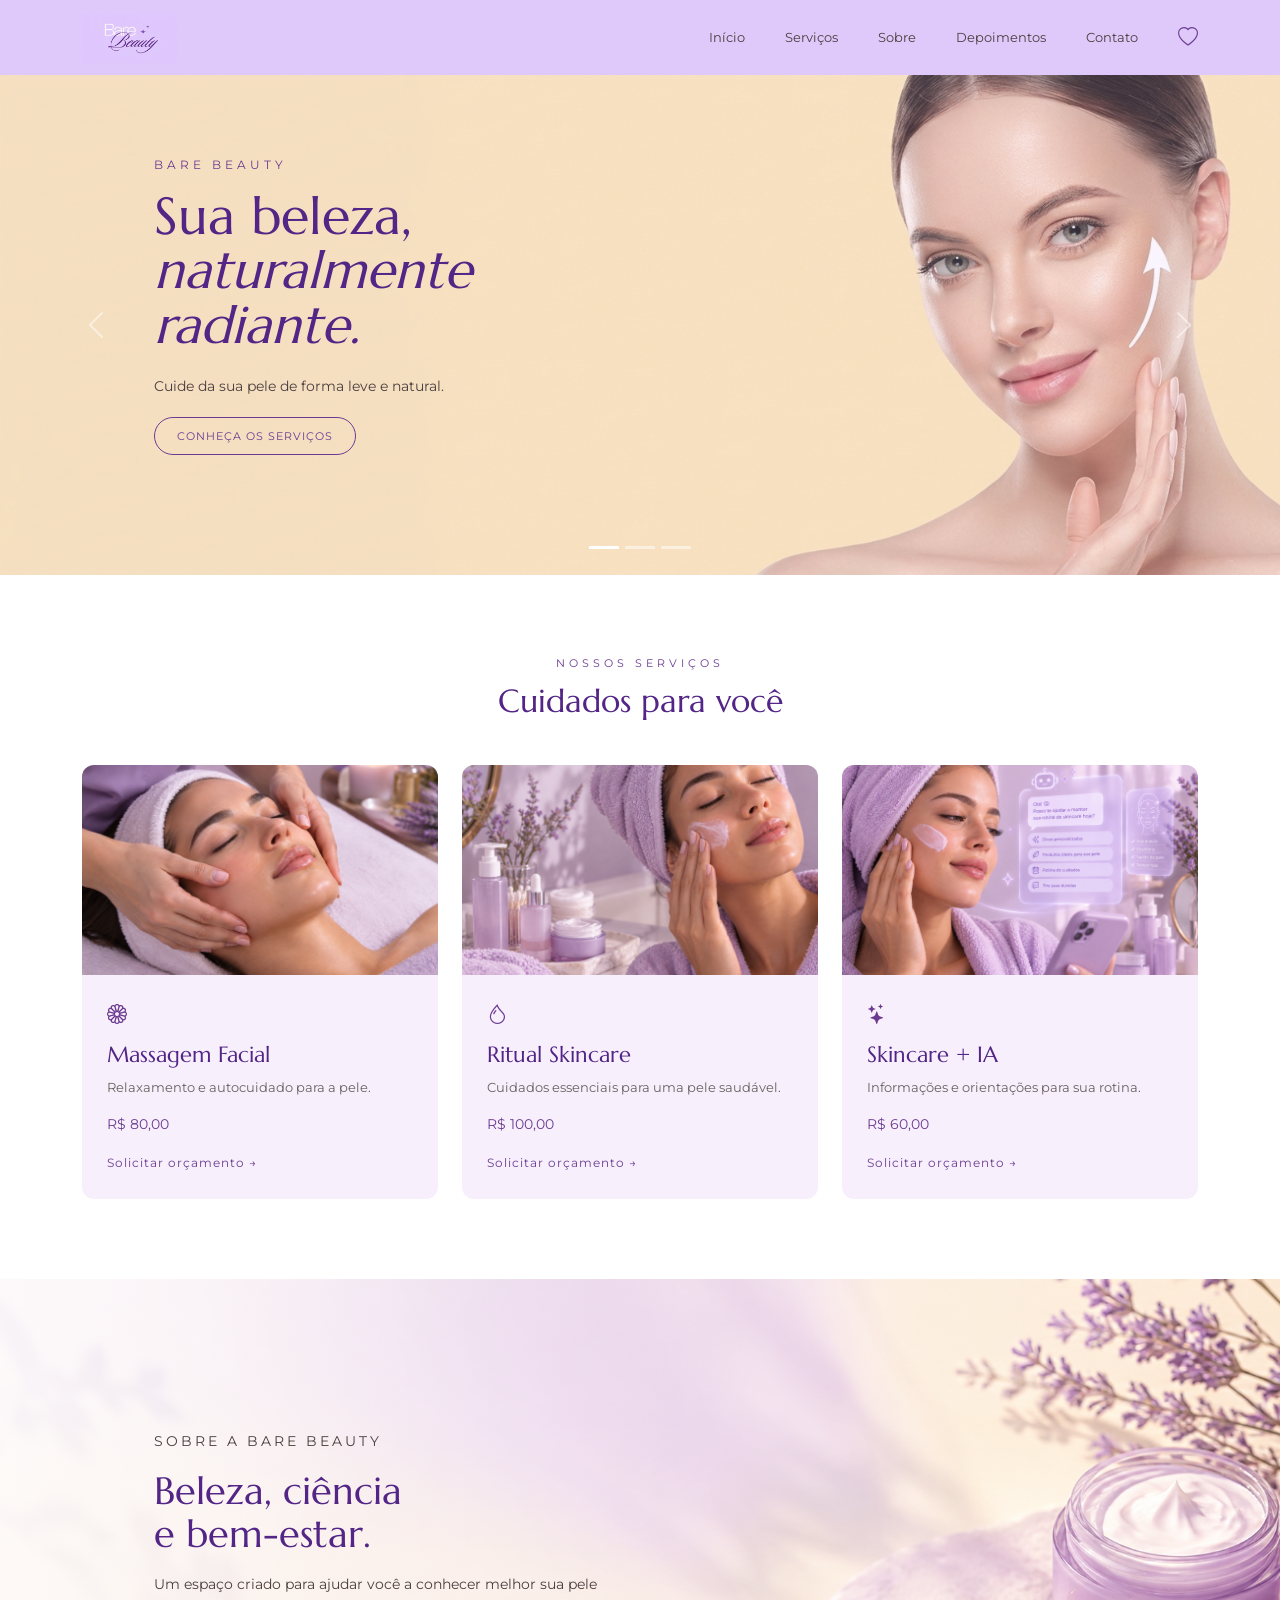
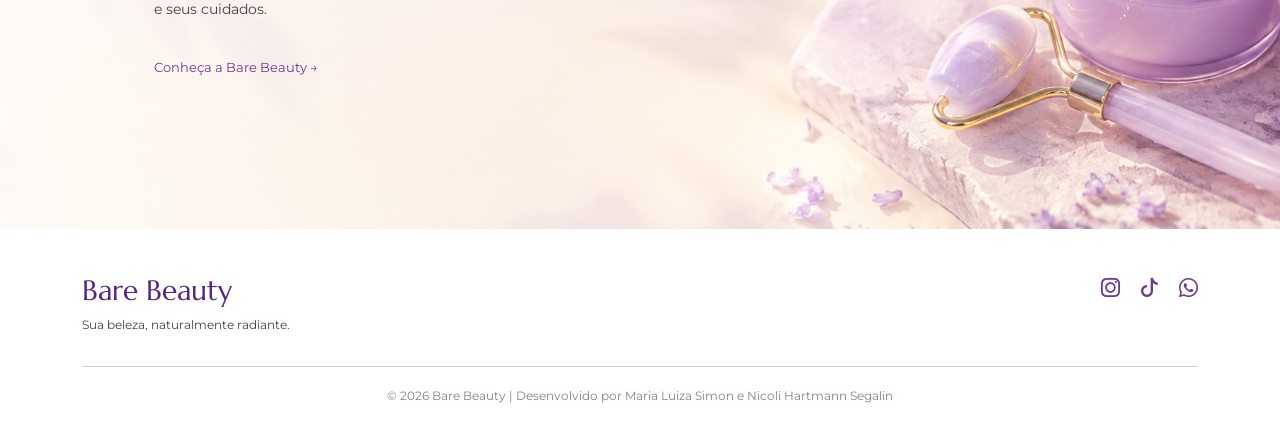
<file: BareBeauty/index.html>
<!doctype html>
<html lang="pt-BR">
<!-- http://localhost/phpmyadmin -->

    <head>
        <meta charset="UTF-8" />
        <meta name="viewport" content="width=device-width, initial-scale=1.0" />
        <title>Bare Beauty</title>
        <link
            href="https://cdn.jsdelivr.net/npm/bootstrap@5.3.3/dist/css/bootstrap.min.css"
            rel="stylesheet"
        />
        <link
            rel="stylesheet"
            href="https://cdn.jsdelivr.net/npm/bootstrap-icons@1.11.3/font/bootstrap-icons.min.css"
        />
        <link rel="stylesheet" href="style.css" />
    </head>


    <body>
        <!-- Menu -->
        <nav class="navbar navbar-expand-lg">
            <div class="container">
                <!-- Logo -->
                <a class="navbar-brand" href="index.html">
                    <img
                        src="images/BareBeautyLogo.jpg"
                        alt="Logo Bare Beauty"
                        class="logo"
                    />
                </a>

                <!-- Botão do menu no celular -->
                <button
                    class="navbar-toggler"
                    type="button"
                    data-bs-toggle="collapse"
                    data-bs-target="#menu"
                >
                    <span class="navbar-toggler-icon"></span>
                </button>

                <!-- Links -->
                <div class="collapse navbar-collapse" id="menu">
                    <ul class="navbar-nav ms-auto">
                        <li class="nav-item">
                            <a class="nav-link" href="#inicio">Início</a>
                        </li>

                        <li class="nav-item">
                            <a class="nav-link" href="#servicos">Serviços</a>
                        </li>

                        <li class="nav-item">
                            <a class="nav-link" href="#sobre">Sobre</a>
                        </li>

                        <li class="nav-item">
                            <a class="nav-link" href="depoimentos.html"
                                >Depoimentos</a
                            >
                        </li>

                        <li class="nav-item">
                            <a class="nav-link" href="contato.html">Contato</a>
                        </li>
                    </ul>

                    <!-- Ícone -->
                    <a
                        href="contato.html"
                        class="icone-menu"
                        aria-label="Contato"
                    >
                        <i class="bi bi-heart"></i>
                    </a>
                </div>
            </div>
        </nav>

        <main>
            <!-- Carousel -->
            <div id="inicio">
                <div
                    id="carouselBareBeauty"
                    class="carousel slide"
                    data-bs-ride="carousel"
                >
                    <!-- Indicadores -->
                    <div class="carousel-indicators">
                        <button
                            type="button"
                            data-bs-target="#carouselBareBeauty"
                            data-bs-slide-to="0"
                            class="active"
                        ></button>

                        <button
                            type="button"
                            data-bs-target="#carouselBareBeauty"
                            data-bs-slide-to="1"
                        ></button>

                        <button
                            type="button"
                            data-bs-target="#carouselBareBeauty"
                            data-bs-slide-to="2"
                        ></button>
                    </div>

                    <!-- Slides -->
                    <div class="carousel-inner">

                        <!-- Slide um -->

                        <div class="carousel-item active">
                            <img
                                src="images/BannerUm.jpg"
                                class="d-block w-100"
                                alt="Cuidados com a pele"
                            />
                            <div class="carousel-caption">
                                <p>BARE BEAUTY</p>
                                <h1>
                                    Sua beleza,<br />
                                    <em>naturalmente radiante.</em>
                                </h1>
                                <span>
                                    Cuide da sua pele de forma leve e natural.
                                </span>
                                <br />
                                <a href="#servicos" class="btn btn-bare"
                                    >CONHEÇA OS SERVIÇOS</a
                                >
                            </div>
                        </div>

                        <!-- Slide dois -->

                        <div class="carousel-item">
                            <img
                                src="images/BannerDois.jpg"
                                class="d-block w-100"
                                alt="Massagem facial"
                            />
                            <div class="carousel-caption">
                                <p>RELAXAMENTO</p>
                                <h1>
                                    Massagem<br />
                                    <em>Facial</em>
                                </h1>
                                <span> Um momento para você. </span>
                                <br />
                                <a
                                    href="servico-massagem.html"
                                    class="btn btn-bare"
                                    >SAIBA MAIS</a
                                >
                            </div>
                        </div>

                        <!-- Slide três -->

                        <div class="carousel-item">
                            <img
                                src="images/BannerTres.jpg"
                                class="d-block w-100"
                                alt="Skincare"
                            />
                            <div class="carousel-caption">
                                <p>CUIDADO</p>
                                <h1>
                                    Skincare<br />
                                    <em>Essencial</em>
                                </h1>
                                <span> Conheça melhor a sua pele. </span>
                                <br />
                                <a
                                    href="servico-skincare.html"
                                    class="btn btn-bare"
                                    >SAIBA MAIS</a
                                >
                            </div>
                        </div>
                    </div>

                    <!-- Botão anterior e botão próximo -->
                    <button
                        class="carousel-control-prev"
                        type="button"
                        data-bs-target="#carouselBareBeauty"
                        data-bs-slide="prev"
                    >
                        <span class="carousel-control-prev-icon"></span>
                    </button>

                    <button
                        class="carousel-control-next"
                        type="button"
                        data-bs-target="#carouselBareBeauty"
                        data-bs-slide="next"
                    >
                        <span class="carousel-control-next-icon"></span>
                    </button>
                </div>
            </div>

            <!-- Serviços -->
            <div id="servicos" class="servicos">
                <div class="container">
                    <!-- Título -->
                    <div class="titulo">
                        <p>NOSSOS SERVIÇOS</p>
                        <h2>Cuidados para você</h2>
                    </div>

                    <!-- Cards -->
                    <div class="row g-4">

                        <!-- Card um -->

                        <div class="col-12 col-md-4">
                            <div class="card">
                                <img
                                    src="images/CardUm.png"
                                    class="card-img-top"
                                    alt="Massagem facial"
                                />
                                <div class="card-body">
                                    <i class="bi bi-flower1"></i>
                                    <h3>Massagem Facial</h3>
                                    <p>
                                        Relaxamento e autocuidado para a pele.
                                    </p>
                                    <span class="preco"> R$ 80,00 </span>
                                    <a href="servico-massagem.html"
                                        >Solicitar orçamento →</a
                                    >
                                </div>
                            </div>
                        </div>

                        <!-- Card dois -->

                        <div class="col-12 col-md-4">
                            <div class="card">
                                <img
                                    src="images/CardDois.png"
                                    class="card-img-top"
                                    alt="Skincare"
                                />
                                <div class="card-body">
                                    <i class="bi bi-droplet"></i>
                                    <h3>Ritual Skincare</h3>
                                    <p>
                                        Cuidados essenciais para uma pele
                                        saudável.
                                    </p>
                                    <span class="preco"> R$ 100,00 </span>
                                    <a href="servico-skincare.html"
                                        >Solicitar orçamento →</a
                                    >
                                </div>
                            </div>
                        </div>

                        <!-- Card três -->

                        <div class="col-12 col-md-4">
                            <div class="card">
                                <img
                                    src="images/CardTres.png"
                                    class="card-img-top"
                                    alt="Skincare com inteligência artificial"
                                />
                                <div class="card-body">
                                    <i class="bi bi-stars"></i>
                                    <h3>Skincare + IA</h3>
                                    <p>
                                        Informações e orientações para sua
                                        rotina.
                                    </p>
                                    <span class="preco"> R$ 60,00 </span>
                                    <a href="servico-ia.html"
                                        >Solicitar orçamento →</a
                                    >
                                </div>
                            </div>
                        </div>
                    </div>
                </div>
            </div>

            <!-- Sobre -->
            <div id="sobre" class="sobre">
                <div class="conteudo-sobre">
                    <p class="titulo-pequeno">SOBRE A BARE BEAUTY</p>

                    <h2>
                        Beleza, ciência<br />
                        e bem-estar.
                    </h2>

                    <p>
                        Um espaço criado para ajudar você a conhecer melhor sua
                        pele e seus cuidados.
                    </p>

                    <a href="sobre.html" class="link"
                        >Conheça a Bare Beauty →</a
                    >
                </div>
            </div>

            <!-- Rodapé -->
        </main>

        <footer>
            <div class="container">
                <div class="row">
                    <div class="col-md-6">
                        <h3>Bare Beauty</h3>

                        <p>Sua beleza, naturalmente radiante.</p>
                    </div>

                    <div class="col-md-6 redes">
                        <!-- Instagram -->

                        <a href="#" aria-label="Instagram">
                            <i class="bi bi-instagram"></i>
                        </a>

                        <!-- Tiktok -->

                        <a href="#" aria-label="TikTok">
                            <i class="bi bi-tiktok"></i>
                        </a>

                        <!-- Whatsapp -->

                        <a
                            href="https://wa.me/5549988104770"
                            target="_blank"
                            aria-label="WhatsApp"
                        >
                            <i class="bi bi-whatsapp"></i>
                        </a>
                    </div>
                </div>

                <hr />

                <p class="copyright">
                    © 2026 Bare Beauty | Desenvolvido por Maria Luiza Simon e
                    Nicoli Hartmann Segalin
                </p>
            </div>
        </footer>

        <!-- Bootstrap js -->
        <script src="https://cdn.jsdelivr.net/npm/bootstrap@5.3.3/dist/js/bootstrap.bundle.min.js"></script>
    </body>


</html>
</file>
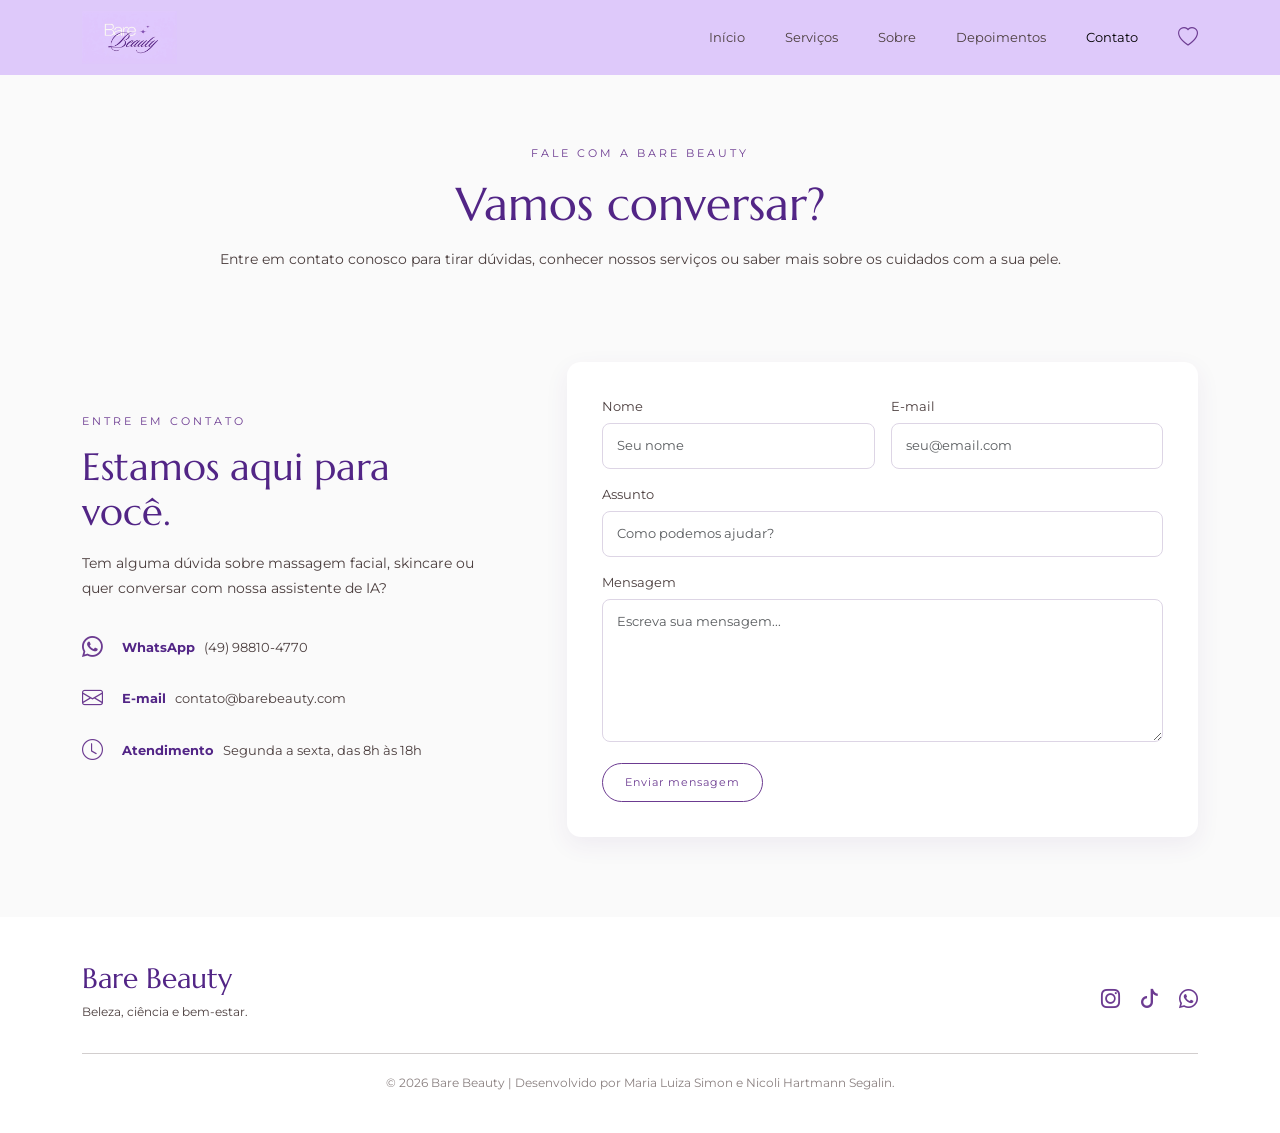
<file: BareBeauty/contato.html>
<!doctype html>
<html lang="pt-BR">


    <head>
        <meta charset="UTF-8" />
        <meta name="viewport" content="width=device-width, initial-scale=1.0" />
        <title>Contato | Bare Beauty</title>
        <link
            href="https://cdn.jsdelivr.net/npm/bootstrap@5.3.3/dist/css/bootstrap.min.css"
            rel="stylesheet"
        />
        <link
            rel="stylesheet"
            href="https://cdn.jsdelivr.net/npm/bootstrap-icons@1.11.3/font/bootstrap-icons.min.css"
        />
        <link rel="stylesheet" href="style.css" />
    </head>


    <body>
        <!-- Menu -->
        <nav class="navbar navbar-expand-lg">
            <div class="container">
                <a class="navbar-brand" href="index.html">
                    <img
                        src="images/BareBeautyLogo.jpg"
                        alt="Logo Bare Beauty"
                        class="logo"
                    />
                </a>

                <button
                    class="navbar-toggler"
                    type="button"
                    data-bs-toggle="collapse"
                    data-bs-target="#menu"
                    aria-controls="menu"
                    aria-expanded="false"
                    aria-label="Abrir menu"
                >
                    <span class="navbar-toggler-icon"></span>
                </button>

                <div class="collapse navbar-collapse" id="menu">
                    <ul class="navbar-nav ms-auto">
                        <li class="nav-item">
                            <a class="nav-link" href="index.html">Início</a>
                        </li>

                        <li class="nav-item">
                            <a class="nav-link" href="index.html#servicos"
                                >Serviços</a
                            >
                        </li>

                        <li class="nav-item">
                            <a class="nav-link" href="sobre.html">Sobre</a>
                        </li>

                        <li class="nav-item">
                            <a class="nav-link" href="depoimentos.html"
                                >Depoimentos</a
                            >
                        </li>

                        <li class="nav-item">
                            <a class="nav-link active" href="contato.html"
                                >Contato</a
                            >
                        </li>
                    </ul>

                    <a
                        href="contato.html"
                        class="icone-menu"
                        aria-label="Contato"
                    >
                        <i class="bi bi-heart"></i>
                    </a>
                </div>
            </div>
        </nav>

        <main>
            <!-- Cabeçalho -->
            <div class="cabecalho-contato">
                <div class="container text-center">
                    <p class="titulo-pequeno">FALE COM A BARE BEAUTY</p>

                    <h1>Vamos conversar?</h1>

                    <p>
                        Entre em contato conosco para tirar dúvidas, conhecer
                        nossos serviços ou saber mais sobre os cuidados com a
                        sua pele.
                    </p>
                </div>
            </div>

            <!-- Contato -->
            <div class="area-contato">
                <div class="container">
                    <div class="row g-5 align-items-center">

                        <!-- Informações -->
                        <div class="col-lg-5">
                            <div class="conteudo-contato">
                                <p class="titulo-pequeno">ENTRE EM CONTATO</p>

                                <h2>Estamos aqui para você.</h2>

                                <p>
                                    Tem alguma dúvida sobre massagem facial,
                                    skincare ou quer conversar com nossa
                                    assistente de IA?
                                </p>

                                <!-- Whatsapp -->
                                <div class="item-contato">
                                    <i class="bi bi-whatsapp"></i>

                                    <div>
                                        <strong> WhatsApp </strong>

                                        <span> (49) 98810-4770 </span>
                                    </div>
                                </div>

                                <!-- E-mail -->
                                <div class="item-contato">
                                    <i class="bi bi-envelope"></i>

                                    <div>
                                        <strong> E-mail </strong>

                                        <span> contato@barebeauty.com </span>
                                    </div>
                                </div>

                                <!-- Horário -->
                                <div class="item-contato">
                                    <i class="bi bi-clock"></i>

                                    <div>
                                        <strong> Atendimento </strong>

                                        <span>
                                            Segunda a sexta, das 8h às 18h
                                        </span>
                                    </div>
                                </div>
                            </div>
                        </div>

                        <!-- Formulário -->
                        <div class="col-lg-7">
                            <form class="formulario-contato" action="salvar_contato.php" method="POST">
                                <div class="row g-3">
                                    <!-- Nome -->
                                    <div class="col-md-6">
                                        <label for="nome"> Nome </label>

                                        <input
                                            type="text"
                                            id="nome"
                                            name="nome"
                                            class="form-control"
                                            placeholder="Seu nome"
                                            required
                                        />
                                    </div>

                                    <!-- E-mail -->
                                    <div class="col-md-6">
                                        <label for="email"> E-mail </label>

                                        <input
                                            type="email"
                                            id="email"
                                            name="email"
                                            class="form-control"
                                            placeholder="seu@email.com"
                                            required
                                        />
                                    </div>

                                    <!-- Assunto -->
                                    <div class="col-12">
                                        <label for="assunto"> Assunto </label>

                                        <input
                                            type="text"
                                            id="assunto"
                                            name="assunto"
                                            class="form-control"
                                            placeholder="Como podemos ajudar?"
                                        />
                                    </div>

                                    <!-- Mensagem -->
                                    <div class="col-12">
                                        <label for="mensagem"> Mensagem </label>

                                        <textarea
                                            id="mensagem"
                                            name="mensagem"
                                            class="form-control"
                                            rows="6"
                                            placeholder="Escreva sua mensagem..."
                                            required
                                        ></textarea>
                                    </div>

                                    <!-- Botão -->
                                    <div class="col-12">
                                        <button type="submit" class="btn-bare">
                                            Enviar mensagem
                                        </button>
                                    </div>
                                </div>
                            </form>
                        </div>
                    </div>
                </div>
            </div>

            <!-- Footer -->
        </main>

        <footer>
            <div class="container">
                <div class="row align-items-center">
                    <div class="col-md-6">
                        <h3>Bare Beauty</h3>
                        <p>Beleza, ciência e bem-estar.</p>
                    </div>

                    <div class="col-md-6 redes">
                        <!-- Instagram -->
                        <a href="#" aria-label="Instagram">
                            <i class="bi bi-instagram"></i>
                        </a>

                        <!-- Tiktok -->
                        <a href="#" aria-label="TikTok">
                            <i class="bi bi-tiktok"></i>
                        </a>

                        <!-- Whatsapp -->
                        <a
                            href="https://wa.me/5549988104770"
                            target="_blank"
                            rel="noopener noreferrer"
                            aria-label="WhatsApp"
                        >
                            <i class="bi bi-whatsapp"></i>
                        </a>
                    </div>
                </div>

                <hr />

                <p class="copyright">
                    © 2026 Bare Beauty | Desenvolvido por Maria Luiza Simon e
                    Nicoli Hartmann Segalin.
                </p>
            </div>
        </footer>

        <!-- Bootstrap js -->
        <script src="https://cdn.jsdelivr.net/npm/bootstrap@5.3.3/dist/js/bootstrap.bundle.min.js"></script>
    </body>


</html>
</file>
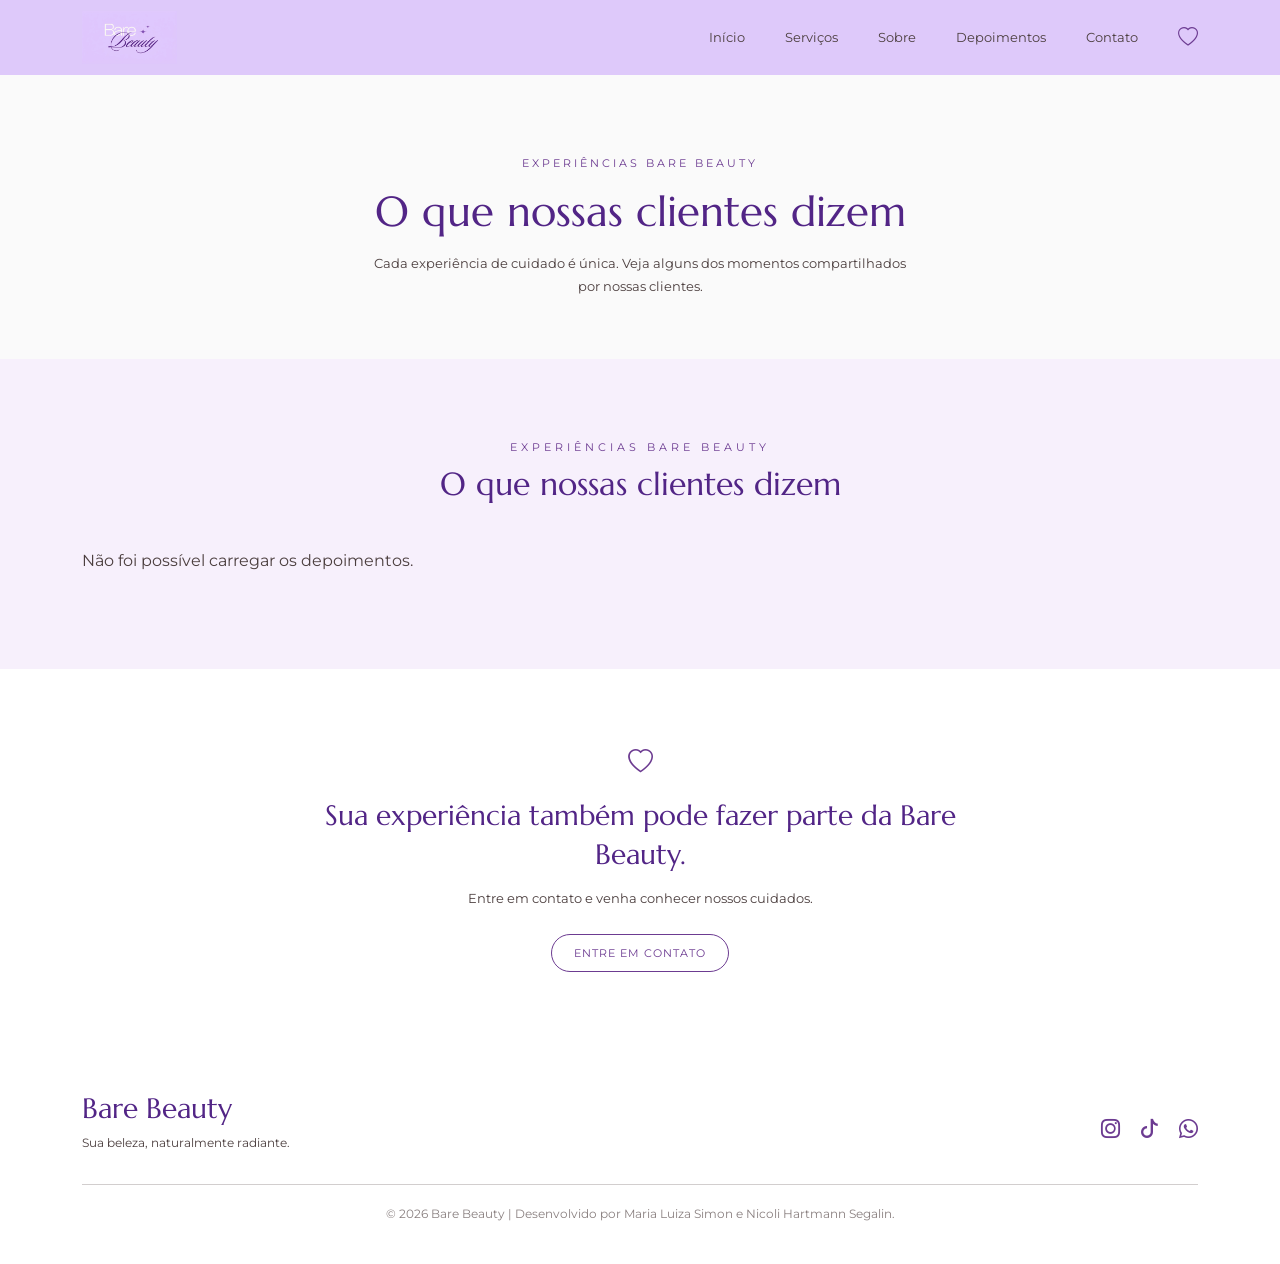
<file: BareBeauty/depoimentos.html>
<!doctype html>
<html lang="pt-BR">
    <head>
        <meta charset="UTF-8" />
        <meta name="viewport" content="width=device-width, initial-scale=1.0" />
        <title>Depoimentos | Bare Beauty</title>

        <link
            href="https://cdn.jsdelivr.net/npm/bootstrap@5.3.3/dist/css/bootstrap.min.css"
            rel="stylesheet"
        />
        <link
            rel="stylesheet"
            href="https://cdn.jsdelivr.net/npm/bootstrap-icons@1.11.3/font/bootstrap-icons.min.css"
        />
        <link rel="stylesheet" href="style.css" />
    </head>

    <body>
        <!-- Menu -->
        <nav class="navbar navbar-expand-lg">
            <div class="container">
                <a class="navbar-brand" href="index.html">
                    <img
                        src="images/BareBeautyLogo.jpg"
                        alt="Logo Bare Beauty"
                        class="logo"
                    />
                </a>

                <button
                    class="navbar-toggler"
                    type="button"
                    data-bs-toggle="collapse"
                    data-bs-target="#menu"
                >
                    <span class="navbar-toggler-icon"></span>
                </button>

                <div class="collapse navbar-collapse" id="menu">
                    <ul class="navbar-nav ms-auto">
                        <li class="nav-item">
                            <a class="nav-link" href="index.html">Início</a>
                        </li>

                        <li class="nav-item">
                            <a class="nav-link" href="index.html#servicos">Serviços</a>
                        </li>

                        <li class="nav-item">
                            <a class="nav-link" href="index.html#sobre">Sobre</a>
                        </li>

                        <li class="nav-item">
                            <a class="nav-link" href="depoimentos.html">Depoimentos</a>
                        </li>

                        <li class="nav-item">
                            <a class="nav-link" href="contato.html">Contato</a>
                        </li>
                    </ul>

                    <a href="contato.html" class="icone-menu">
                        <i class="bi bi-heart"></i>
                    </a>
                </div>
            </div>
        </nav>

        <main>
            <!-- Cabeçalho -->
            <div class="cabecalho-depoimentos">
                <div class="container text-center">
                    <p class="titulo-pequeno">EXPERIÊNCIAS BARE BEAUTY</p>

                    <h1>O que nossas clientes dizem</h1>

                    <p>
                        Cada experiência de cuidado é única. Veja alguns dos
                        momentos compartilhados por nossas clientes.
                    </p>
                </div>
            </div>

            <!-- Depoimentos carregados do banco -->
            <div class="depoimentos-servico">
                <div class="container">
                    <div class="titulo">
                        <p>EXPERIÊNCIAS BARE BEAUTY</p>
                        <h2>O que nossas clientes dizem</h2>
                    </div>

                    <div class="row g-4" id="lista-depoimentos">
                        <p>Carregando depoimentos...</p>
                    </div>
                </div>
            </div>

            <!-- Chamada -->
            <div class="chamada-depoimentos">
                <div class="container text-center">
                    <i class="bi bi-heart"></i>

                    <h2>
                        Sua experiência também pode fazer parte da Bare Beauty.
                    </h2>

                    <p>Entre em contato e venha conhecer nossos cuidados.</p>

                    <a href="contato.html" class="btn btn-bare">
                        ENTRE EM CONTATO
                    </a>
                </div>
            </div>
        </main>

        <!-- Rodapé -->
        <footer>
            <div class="container">
                <div class="row align-items-center">
                    <div class="col-md-6">
                        <h3>Bare Beauty</h3>
                        <p>Sua beleza, naturalmente radiante.</p>
                    </div>

                    <div class="col-md-6 redes">
                        <a href="#" aria-label="Instagram">
                            <i class="bi bi-instagram"></i>
                        </a>

                        <a href="#" aria-label="TikTok">
                            <i class="bi bi-tiktok"></i>
                        </a>

                        <a
                            href="https://wa.me/5549988104770"
                            target="_blank"
                            rel="noopener noreferrer"
                            aria-label="WhatsApp"
                        >
                            <i class="bi bi-whatsapp"></i>
                        </a>
                    </div>
                </div>

                <hr />

                <p class="copyright">
                    © 2026 Bare Beauty | Desenvolvido por Maria Luiza Simon e
                    Nicoli Hartmann Segalin.
                </p>
            </div>
        </footer>

        <!-- Bootstrap JS -->
        <script src="https://cdn.jsdelivr.net/npm/bootstrap@5.3.3/dist/js/bootstrap.bundle.min.js"></script>

        <!-- Carregar depoimentos do banco de dados -->
        <script>
            async function carregarDepoimentos() {
                const lista = document.getElementById("lista-depoimentos");

                try {
                    const resposta = await fetch("listar_depoimentos.php");

                    if (!resposta.ok) {
                        throw new Error("Erro ao buscar depoimentos.");
                    }

                    const depoimentos = await resposta.json();

                    lista.innerHTML = "";

                    if (depoimentos.length === 0) {
                        lista.innerHTML =
                            "<p>Nenhum depoimento cadastrado.</p>";
                        return;
                    }

                    depoimentos.forEach((item) => {
                        const coluna = document.createElement("div");
                        coluna.className = "col-md-4";

                        const card = document.createElement("div");
                        card.className = "depoimento";

                        const foto = document.createElement("img");
                        foto.src = item.foto || "images/BareBeautyLogo.jpg";
                        foto.alt = "Foto de " + item.nome;
                        foto.className = "foto-depoimento";

                        const estrelas = document.createElement("div");
                        estrelas.className = "estrelas";

                        const avaliacao = Math.max(
                            0,
                            Math.min(5, Number(item.avaliacao) || 0)
                        );

                        estrelas.textContent = "★".repeat(avaliacao);

                        const mensagem = document.createElement("p");
                        mensagem.textContent = item.mensagem;

                        const nome = document.createElement("span");
                        nome.textContent = " — " + item.nome;

                        card.appendChild(foto);
                        card.appendChild(estrelas);
                        card.appendChild(mensagem);
                        card.appendChild(nome);

                        coluna.appendChild(card);
                        lista.appendChild(coluna);
                    });

                } catch (erro) {
                    console.error("Erro:", erro);

                    lista.innerHTML =
                        "<p>Não foi possível carregar os depoimentos.</p>";
                }
            }

            carregarDepoimentos();
        </script>
    </body>
</html>
</file>
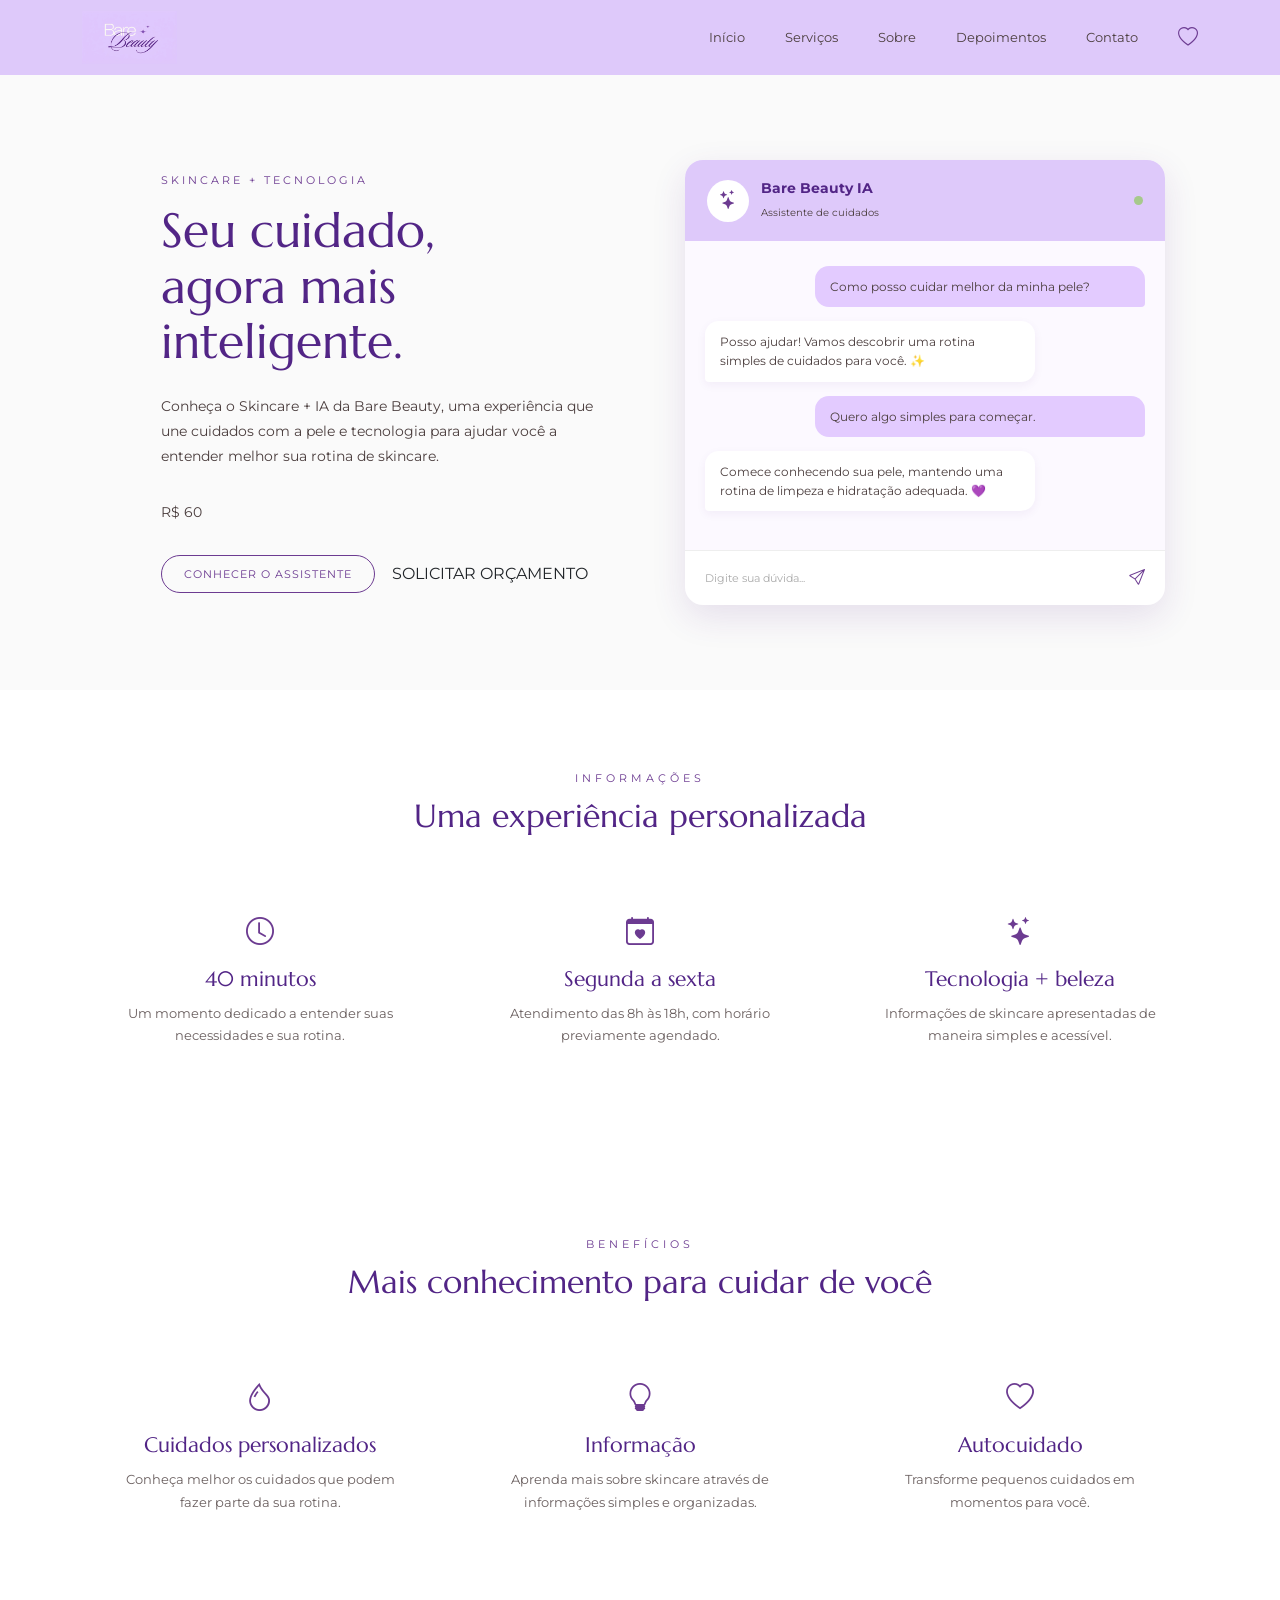
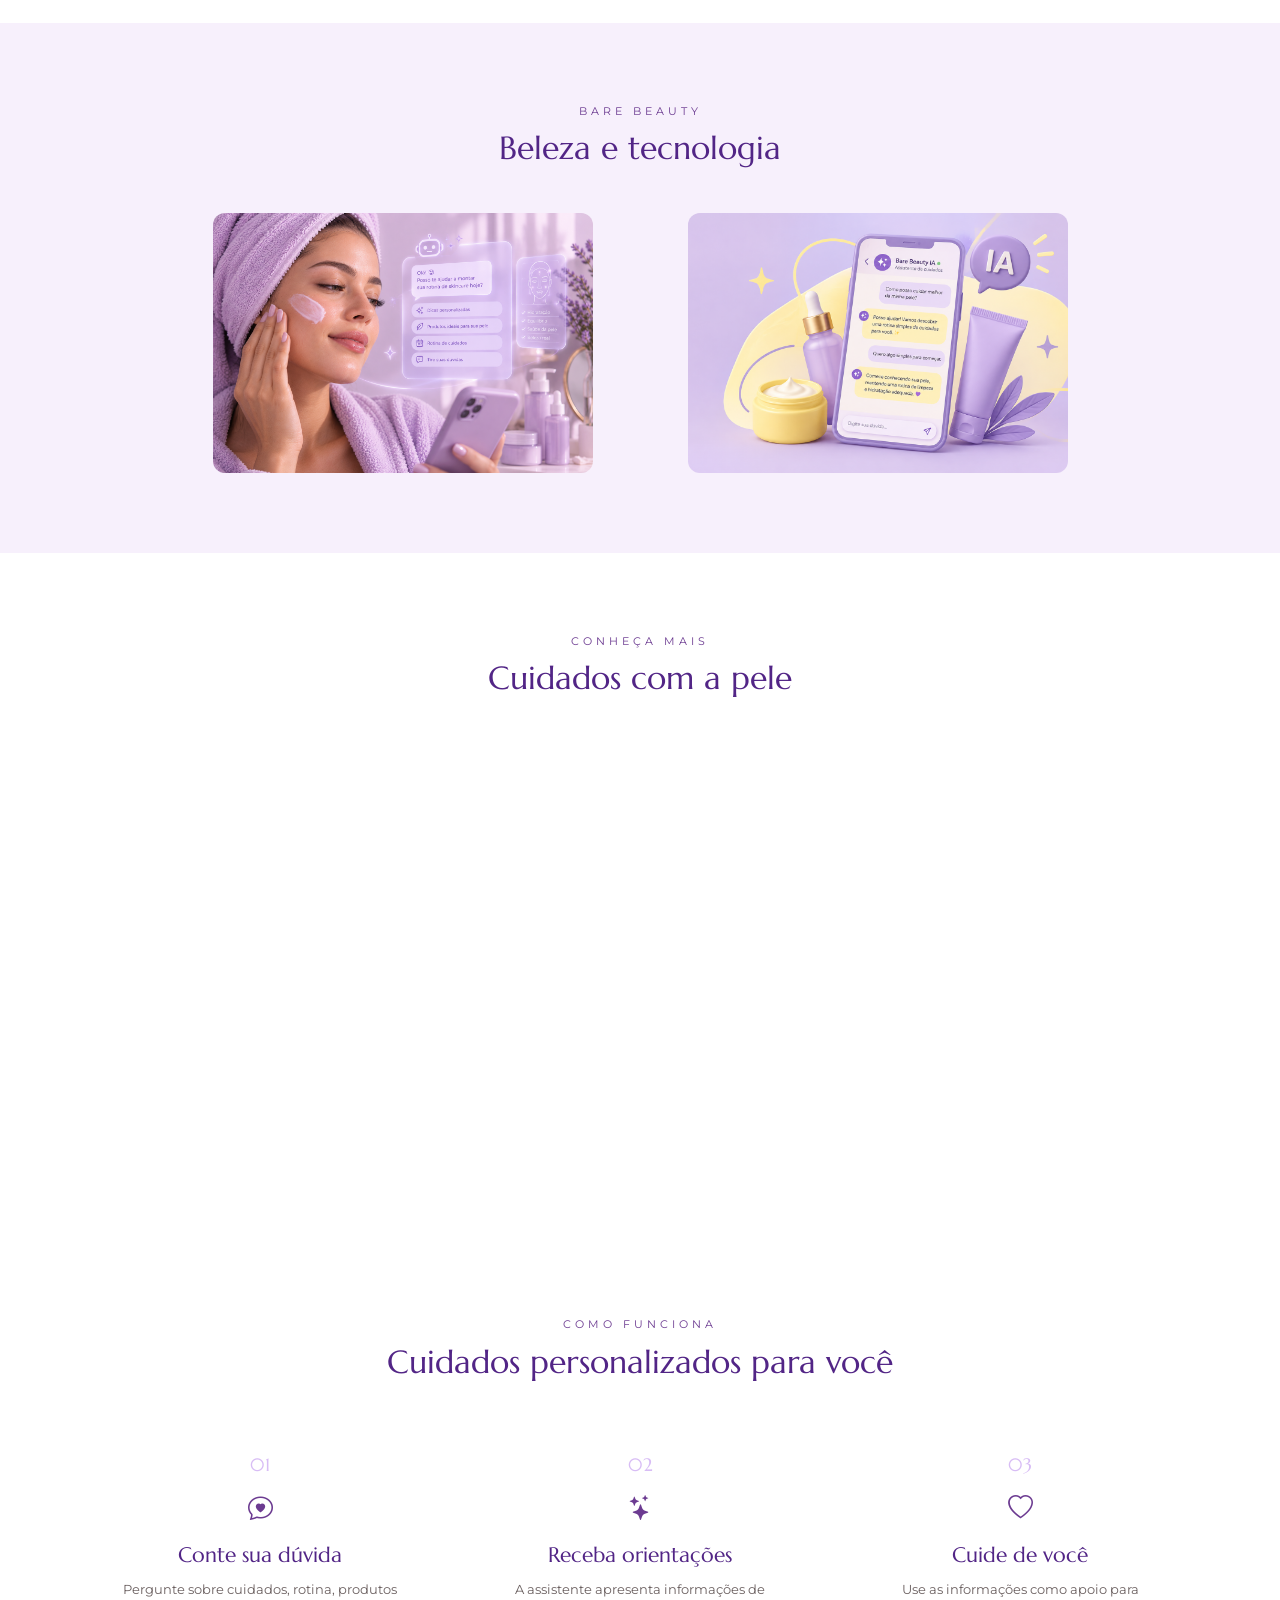
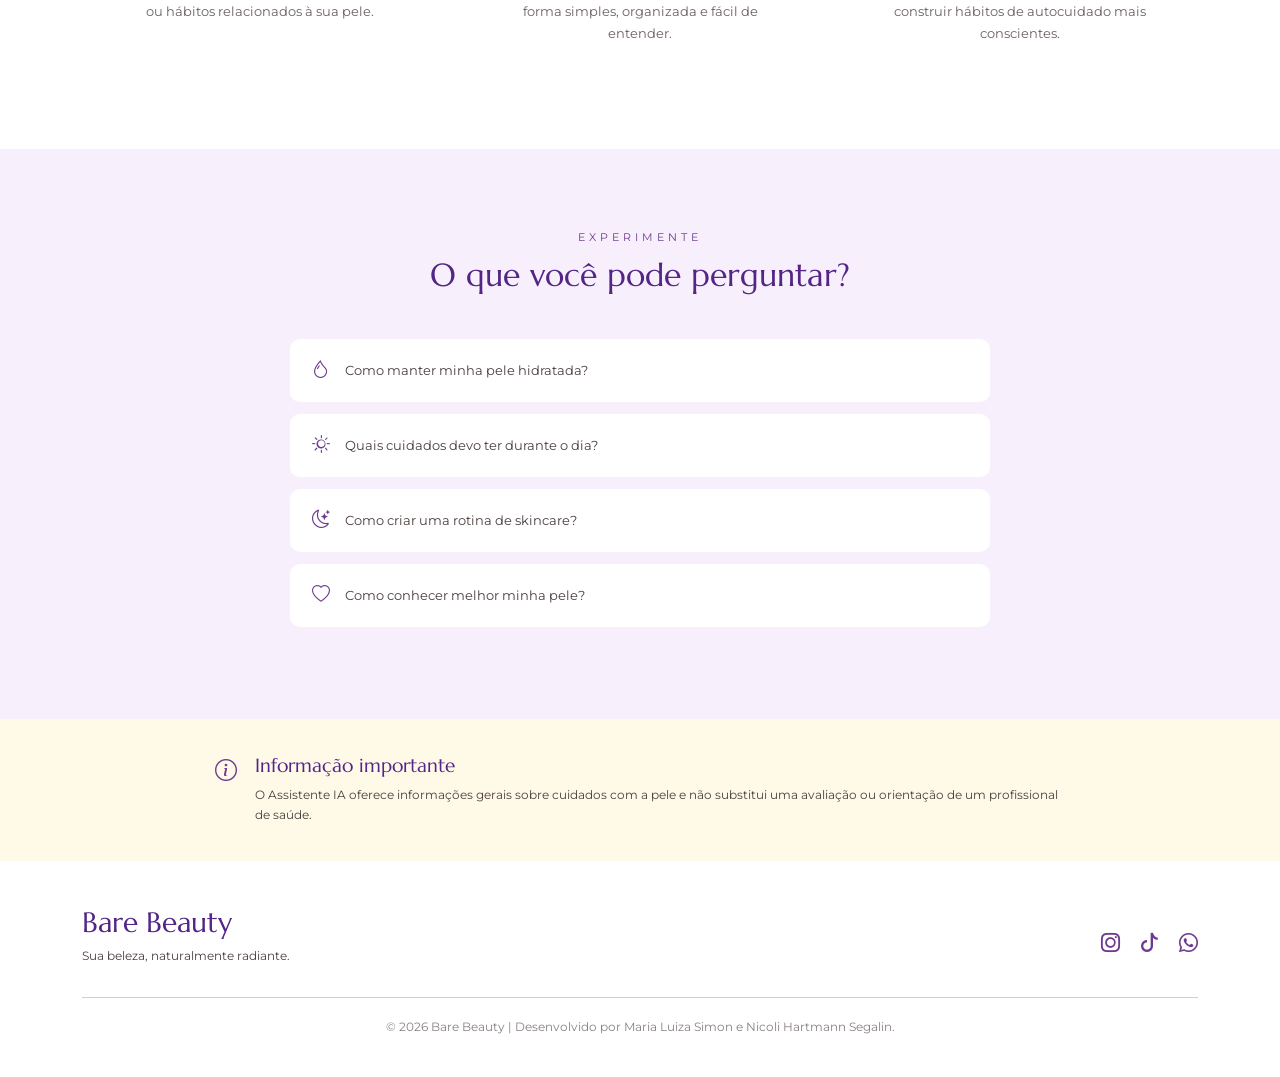
<file: BareBeauty/servico-ia.html>
<!doctype html>
<html lang="pt-BR">


    <head>
        <meta charset="UTF-8" />
        <meta name="viewport" content="width=device-width, initial-scale=1.0" />
        <title>Skincare + IA | Bare Beauty</title>
        <link
            href="https://cdn.jsdelivr.net/npm/bootstrap@5.3.3/dist/css/bootstrap.min.css"
            rel="stylesheet"
        />
        <link
            rel="stylesheet"
            href="https://cdn.jsdelivr.net/npm/bootstrap-icons@1.11.3/font/bootstrap-icons.min.css"
        />
        <link rel="stylesheet" href="style.css" />
    </head>


    <body>
        <!-- Menu -->
        <nav class="navbar navbar-expand-lg">
            <div class="container">
                <a class="navbar-brand" href="index.html">
                    <img
                        src="images/BareBeautyLogo.jpg"
                        alt="Logo Bare Beauty"
                        class="logo"
                    />
                </a>

                <button
                    class="navbar-toggler"
                    type="button"
                    data-bs-toggle="collapse"
                    data-bs-target="#menu"
                >
                    <span class="navbar-toggler-icon"></span>
                </button>

                <div class="collapse navbar-collapse" id="menu">
                    <ul class="navbar-nav ms-auto">
                        <li class="nav-item">
                            <a class="nav-link" href="index.html">Início</a>
                        </li>

                        <li class="nav-item">
                            <a class="nav-link" href="index.html#servicos"
                                >Serviços</a
                            >
                        </li>

                        <li class="nav-item">
                            <a class="nav-link" href="index.html#sobre"
                                >Sobre</a
                            >
                        </li>

                        <li class="nav-item">
                            <a class="nav-link" href="depoimentos.html"
                                >Depoimentos</a
                            >
                        </li>

                        <li class="nav-item">
                            <a class="nav-link" href="contato.html">Contato</a>
                        </li>
                    </ul>

                    <a href="contato.html" class="icone-menu">
                        <i class="bi bi-heart"></i>
                    </a>
                </div>
            </div>
        </nav>

        <main>
            <!-- Destaque da IA -->
            <div class="pagina-ia">
                <div class="container">
                    <div class="row align-items-center">
                        <!-- Texto -->

                        <div class="col-lg-6 conteudo-ia">
                            <p class="titulo-pequeno">SKINCARE + TECNOLOGIA</p>

                            <h1>
                                Seu cuidado,
                                <br/>
                                agora mais inteligente.
                            </h1>

                            <p>
                                Conheça o Skincare + IA da Bare Beauty, uma
                                experiência que une cuidados com a pele e
                                tecnologia para ajudar você a entender melhor
                                sua rotina de skincare.
                            </p>

                            <p class="preco-servico">R$ 60</p>

                            <a href="#assistente" class="btn btn-bare"
                                >CONHECER O ASSISTENTE</a
                            >

                            <button
                                type="button"
                                class="btn btn-outline-bare"
                                data-bs-toggle="modal"
                                data-bs-target="#modalOrcamento"
                            >
                                SOLICITAR ORÇAMENTO
                            </button>
                        </div>

                        <!-- Chat -->

                        <div class="col-lg-6">
                            <div class="preview-ia">
                                <div class="cabecalho-chat">
                                    <div class="icone-ia">
                                        <i class="bi bi-stars"></i>
                                    </div>

                                    <div>
                                        <strong> Bare Beauty IA </strong>

                                        <small> Assistente de cuidados </small>
                                    </div>

                                    <span class="status-ia"></span>
                                </div>

                                <div class="mensagens-chat">
                                    <div class="mensagem usuario">
                                        Como posso cuidar melhor da minha pele?
                                    </div>

                                    <div class="mensagem ia">
                                        Posso ajudar! Vamos descobrir uma rotina
                                        simples de cuidados para você. ✨
                                    </div>

                                    <div class="mensagem usuario">
                                        Quero algo simples para começar.
                                    </div>

                                    <div class="mensagem ia">
                                        Comece conhecendo sua pele, mantendo uma
                                        rotina de limpeza e hidratação adequada.
                                        💜
                                    </div>
                                </div>

                                <div class="campo-chat">
                                    <span> Digite sua dúvida... </span>

                                    <i class="bi bi-send"></i>
                                </div>
                            </div>
                        </div>
                    </div>
                </div>
            </div>

            <!-- Informações do serviço -->
            <div class="beneficios-servico">
                <div class="container">
                    <div class="titulo">
                        <p>INFORMAÇÕES</p>

                        <h2>Uma experiência personalizada</h2>
                    </div>

                    <div class="row g-4">
                        <div class="col-md-4">
                            <div class="beneficio">
                                <i class="bi bi-clock"></i>

                                <h3>40 minutos</h3>

                                <p>
                                    Um momento dedicado a entender suas
                                    necessidades e sua rotina.
                                </p>
                            </div>
                        </div>

                        <div class="col-md-4">
                            <div class="beneficio">
                                <i class="bi bi-calendar-heart"></i>

                                <h3>Segunda a sexta</h3>

                                <p>
                                    Atendimento das 8h às 18h, com horário
                                    previamente agendado.
                                </p>
                            </div>
                        </div>

                        <div class="col-md-4">
                            <div class="beneficio">
                                <i class="bi bi-stars"></i>

                                <h3>Tecnologia + beleza</h3>

                                <p>
                                    Informações de skincare apresentadas de
                                    maneira simples e acessível.
                                </p>
                            </div>
                        </div>
                    </div>
                </div>
            </div>

            <!-- Benefícios -->
            <div class="beneficios-servico">
                <div class="container">
                    <div class="titulo">
                        <p>BENEFÍCIOS</p>

                        <h2>Mais conhecimento para cuidar de você</h2>
                    </div>

                    <div class="row g-4">
                        <div class="col-md-4">
                            <div class="beneficio">
                                <i class="bi bi-droplet"></i>

                                <h3>Cuidados personalizados</h3>

                                <p>
                                    Conheça melhor os cuidados que podem fazer
                                    parte da sua rotina.
                                </p>
                            </div>
                        </div>

                        <div class="col-md-4">
                            <div class="beneficio">
                                <i class="bi bi-lightbulb"></i>

                                <h3>Informação</h3>

                                <p>
                                    Aprenda mais sobre skincare através de
                                    informações simples e organizadas.
                                </p>
                            </div>
                        </div>

                        <div class="col-md-4">
                            <div class="beneficio">
                                <i class="bi bi-heart"></i>

                                <h3>Autocuidado</h3>

                                <p>
                                    Transforme pequenos cuidados em momentos
                                    para você.
                                </p>
                            </div>
                        </div>
                    </div>
                </div>
            </div>

            <!-- Fotos -->
            <div class="imagens-servico">
                <div class="container">
                    <div class="titulo">
                        <p>BARE BEAUTY</p>

                        <h2>Beleza e tecnologia</h2>
                    </div>

                    <div class="row g-4 justify-content-center">
                        <div class="col-md-5">
                            <img
                                src="images/CardTres.png"
                                alt="Cuidados com a pele"
                                class="imagem-servico"
                            />
                        </div>

                        <div class="col-md-5">
                            <img
                                src="images/CardQuatro.png"
                                alt="Produtos de skincare"
                                class="imagem-servico"
                            />
                        </div>
                    </div>
                </div>
            </div>

            <!-- Vídeo -->
            <div class="beneficios-servico">
                <div class="container">
                    <div class="titulo">
                        <p>CONHEÇA MAIS</p>

                        <h2>Cuidados com a pele</h2>
                    </div>

                    <div class="row justify-content-center">
                        <div class="col-lg-8">
                            <div class="ratio ratio-16x9">
                                <iframe
                                    src="https://www.youtube.com/embed/vGAuxPUTi5Q"
                                    title="Cuidados com a pele"
                                    allowfullscreen
                                >
                                </iframe>
                            </div>
                        </div>
                    </div>
                </div>
            </div>

            <!-- Como funciona -->
            <div class="como-funciona-ia" id="assistente">
                <div class="container">
                    <div class="titulo">
                        <p>COMO FUNCIONA</p>

                        <h2>Cuidados personalizados para você</h2>
                    </div>

                    <div class="row g-4">
                        <!-- Passo um -->

                        <div class="col-md-4">
                            <div class="passo-ia">
                                <div class="numero-ia">01</div>

                                <i class="bi bi-chat-heart"></i>

                                <h3>Conte sua dúvida</h3>

                                <p>
                                    Pergunte sobre cuidados, rotina, produtos ou
                                    hábitos relacionados à sua pele.
                                </p>
                            </div>
                        </div>

                        <!-- Passo dois -->

                        <div class="col-md-4">
                            <div class="passo-ia">
                                <div class="numero-ia">02</div>

                                <i class="bi bi-stars"></i>

                                <h3>Receba orientações</h3>

                                <p>
                                    A assistente apresenta informações de forma
                                    simples, organizada e fácil de entender.
                                </p>
                            </div>
                        </div>

                        <!-- Passo três -->

                        <div class="col-md-4">
                            <div class="passo-ia">
                                <div class="numero-ia">03</div>

                                <i class="bi bi-heart"></i>

                                <h3>Cuide de você</h3>

                                <p>
                                    Use as informações como apoio para construir
                                    hábitos de autocuidado mais conscientes.
                                </p>
                            </div>
                        </div>
                    </div>
                </div>
            </div>

            <!-- Exemplos -->
            <div class="perguntas-ia">
                <div class="container">
                    <div class="titulo">
                        <p>EXPERIMENTE</p>

                        <h2>O que você pode perguntar?</h2>
                    </div>

                    <div class="perguntas-lista">
                        <div class="pergunta">
                            <i class="bi bi-droplet"></i>

                            <span> Como manter minha pele hidratada? </span>
                        </div>

                        <div class="pergunta">
                            <i class="bi bi-brightness-high"></i>

                            <span>
                                Quais cuidados devo ter durante o dia?
                            </span>
                        </div>

                        <div class="pergunta">
                            <i class="bi bi-moon-stars"></i>

                            <span> Como criar uma rotina de skincare? </span>
                        </div>

                        <div class="pergunta">
                            <i class="bi bi-heart"></i>

                            <span> Como conhecer melhor minha pele? </span>
                        </div>
                    </div>
                </div>
            </div>

            <!-- Aviso -->
            <div class="aviso-ia">
                <div class="container">
                    <div class="aviso-conteudo">
                        <i class="bi bi-info-circle"></i>

                        <div>
                            <h3>Informação importante</h3>

                            <p>
                                O Assistente IA oferece informações gerais sobre
                                cuidados com a pele e não substitui uma
                                avaliação ou orientação de um profissional de
                                saúde.
                            </p>
                        </div>
                    </div>
                </div>
            </div>

            <!-- Modal de orçamento -->
            <div
                class="modal fade"
                id="modalOrcamento"
                tabindex="-1"
                aria-labelledby="modalOrcamentoLabel"
                aria-hidden="true"
            >
                <div class="modal-dialog modal-lg modal-dialog-centered">
                    <div class="modal-content">
                        <div class="modal-header">
                            <h5 class="modal-title" id="modalOrcamentoLabel">
                                Solicitar orçamento
                            </h5>

                            <button
                                type="button"
                                class="btn-close"
                                data-bs-dismiss="modal"
                                aria-label="Fechar"
                            ></button>
                        </div>

                        <div class="modal-body">
                            <form>
                                <div class="row g-3">
                                    <div class="col-md-6">
                                        <label class="form-label"> Nome </label>

                                        <input
                                            type="text"
                                            class="form-control"
                                            required
                                        />
                                    </div>

                                    <div class="col-md-6">
                                        <label class="form-label">
                                            E-mail
                                        </label>

                                        <input
                                            type="email"
                                            class="form-control"
                                            required
                                        />
                                    </div>

                                    <div class="col-md-6">
                                        <label class="form-label">
                                            Telefone
                                        </label>

                                        <input
                                            type="tel"
                                            class="form-control"
                                            required
                                        />
                                    </div>

                                    <div class="col-md-6">
                                        <label class="form-label">
                                            Endereço
                                        </label>

                                        <input
                                            type="text"
                                            class="form-control"
                                            required
                                        />
                                    </div>

                                    <div class="col-md-5">
                                        <label class="form-label">
                                            Cidade
                                        </label>

                                        <input
                                            type="text"
                                            class="form-control"
                                            required
                                        />
                                    </div>

                                    <div class="col-md-3">
                                        <label class="form-label"> UF </label>

                                        <select class="form-select" required>
                                            <option value="">Selecione</option>

                                            <option>SC</option>
                                            <option>PR</option>
                                            <option>RS</option>
                                            <option>SP</option>
                                            <option>RJ</option>
                                        </select>
                                    </div>

                                    <div class="col-md-4">
                                        <label class="form-label">
                                            Data desejada
                                        </label>

                                        <input
                                            type="date"
                                            class="form-control"
                                            required
                                        />
                                    </div>

                                    <div class="col-12">
                                        <label class="form-label">
                                            Observações
                                        </label>

                                        <textarea class="form-control" rows="4">
                                        </textarea>
                                    </div>
                                </div>
                            </form>
                        </div>

                        <div class="modal-footer">
                            <button
                                type="button"
                                class="btn btn-secondary"
                                data-bs-dismiss="modal"
                            >
                                Fechar
                            </button>

                            <button type="button" class="btn btn-bare">
                                Enviar orçamento
                            </button>
                        </div>
                    </div>
                </div>
            </div>

            <!-- Rodapé -->
        </main>

        <footer>
            <div class="container">
                <div class="row align-items-center">
                    <div class="col-md-6">
                        <h3>Bare Beauty</h3>

                        <p>Sua beleza, naturalmente radiante.</p>
                    </div>

                    <div class="col-md-6 redes">
                        <a href="#" aria-label="Instagram">
                            <i class="bi bi-instagram"></i>
                        </a>

                        <a href="#" aria-label="TikTok">
                            <i class="bi bi-tiktok"></i>
                        </a>

                        <a
                            href="https://wa.me/5549988104770"
                            target="_blank"
                            aria-label="WhatsApp"
                        >
                            <i class="bi bi-whatsapp"></i>
                        </a>
                    </div>
                </div>

                <hr />

                <p class="copyright">
                    © 2026 Bare Beauty | Desenvolvido por Maria Luiza Simon e
                    Nicoli Hartmann Segalin.
                </p>
            </div>
        </footer>

        <!-- Bootstrap js -->
        <script src="https://cdn.jsdelivr.net/npm/bootstrap@5.3.3/dist/js/bootstrap.bundle.min.js"></script>
    </body>


</html>
</file>
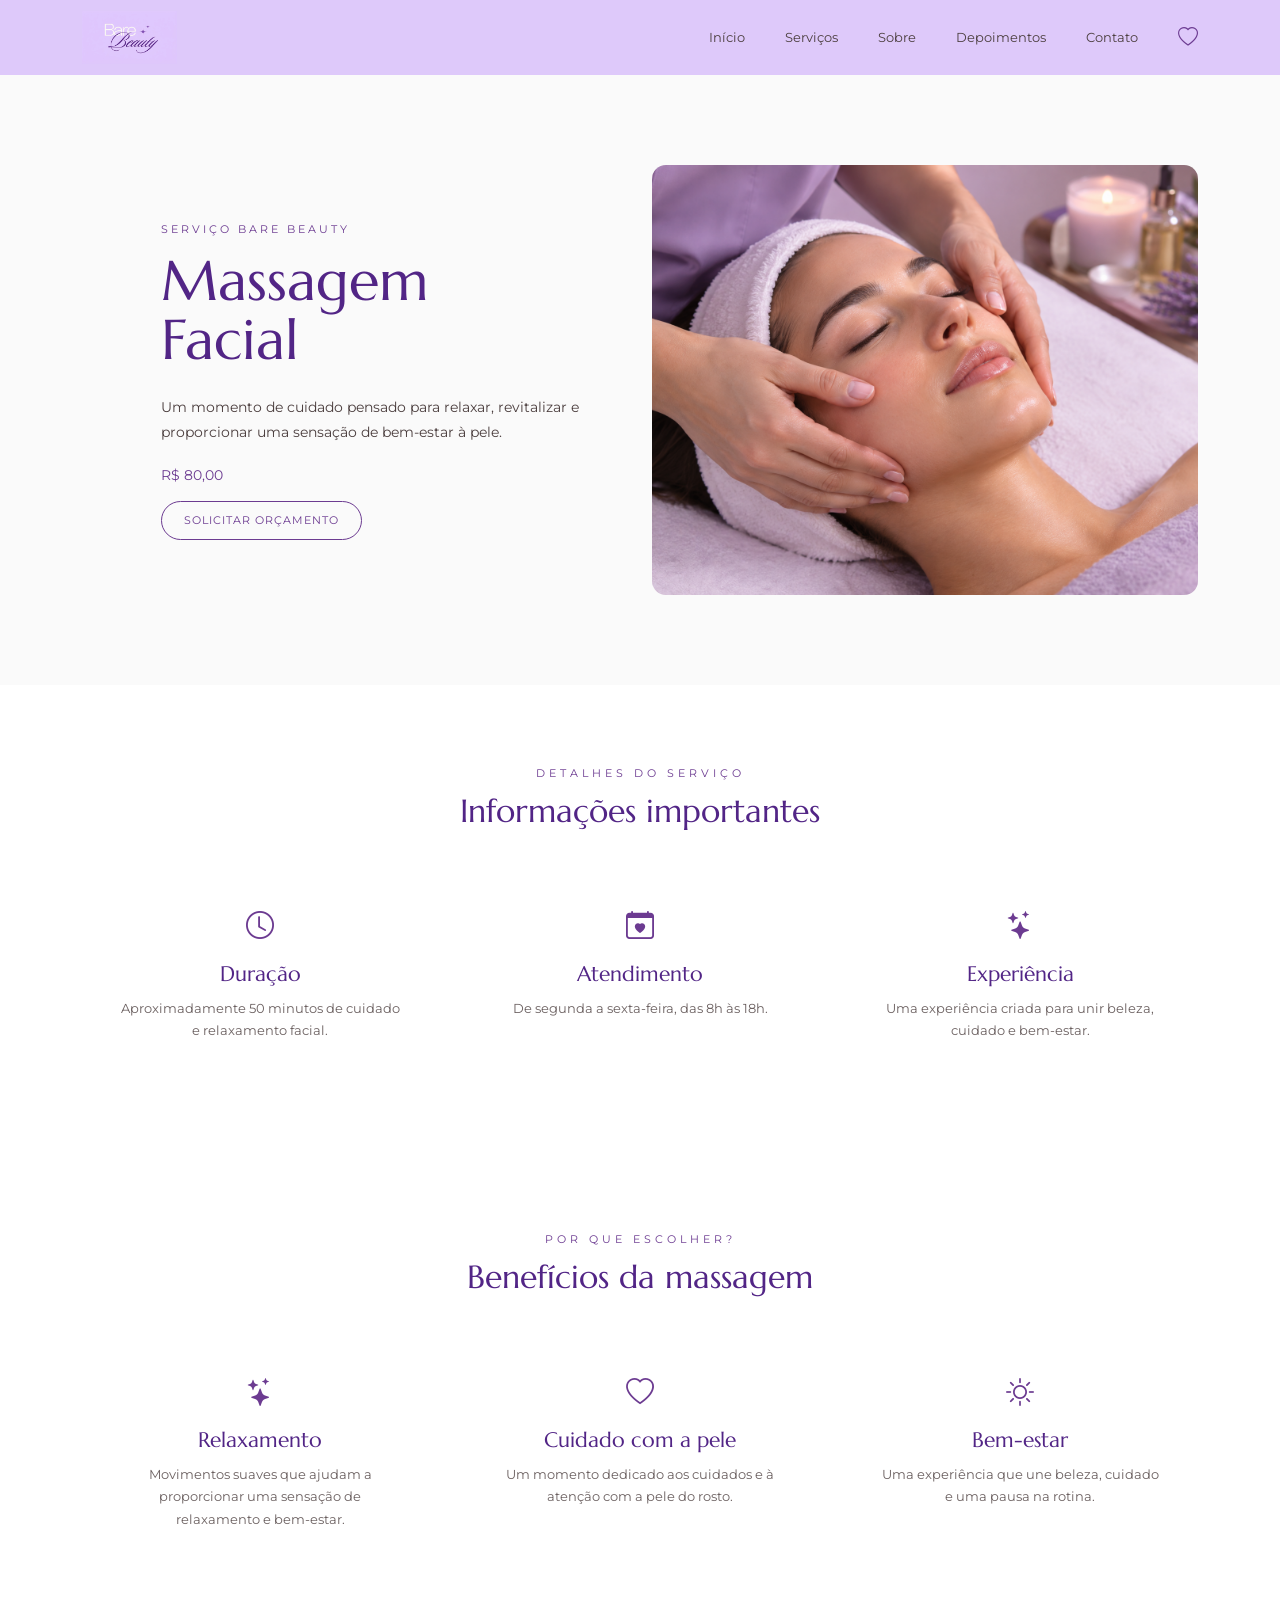
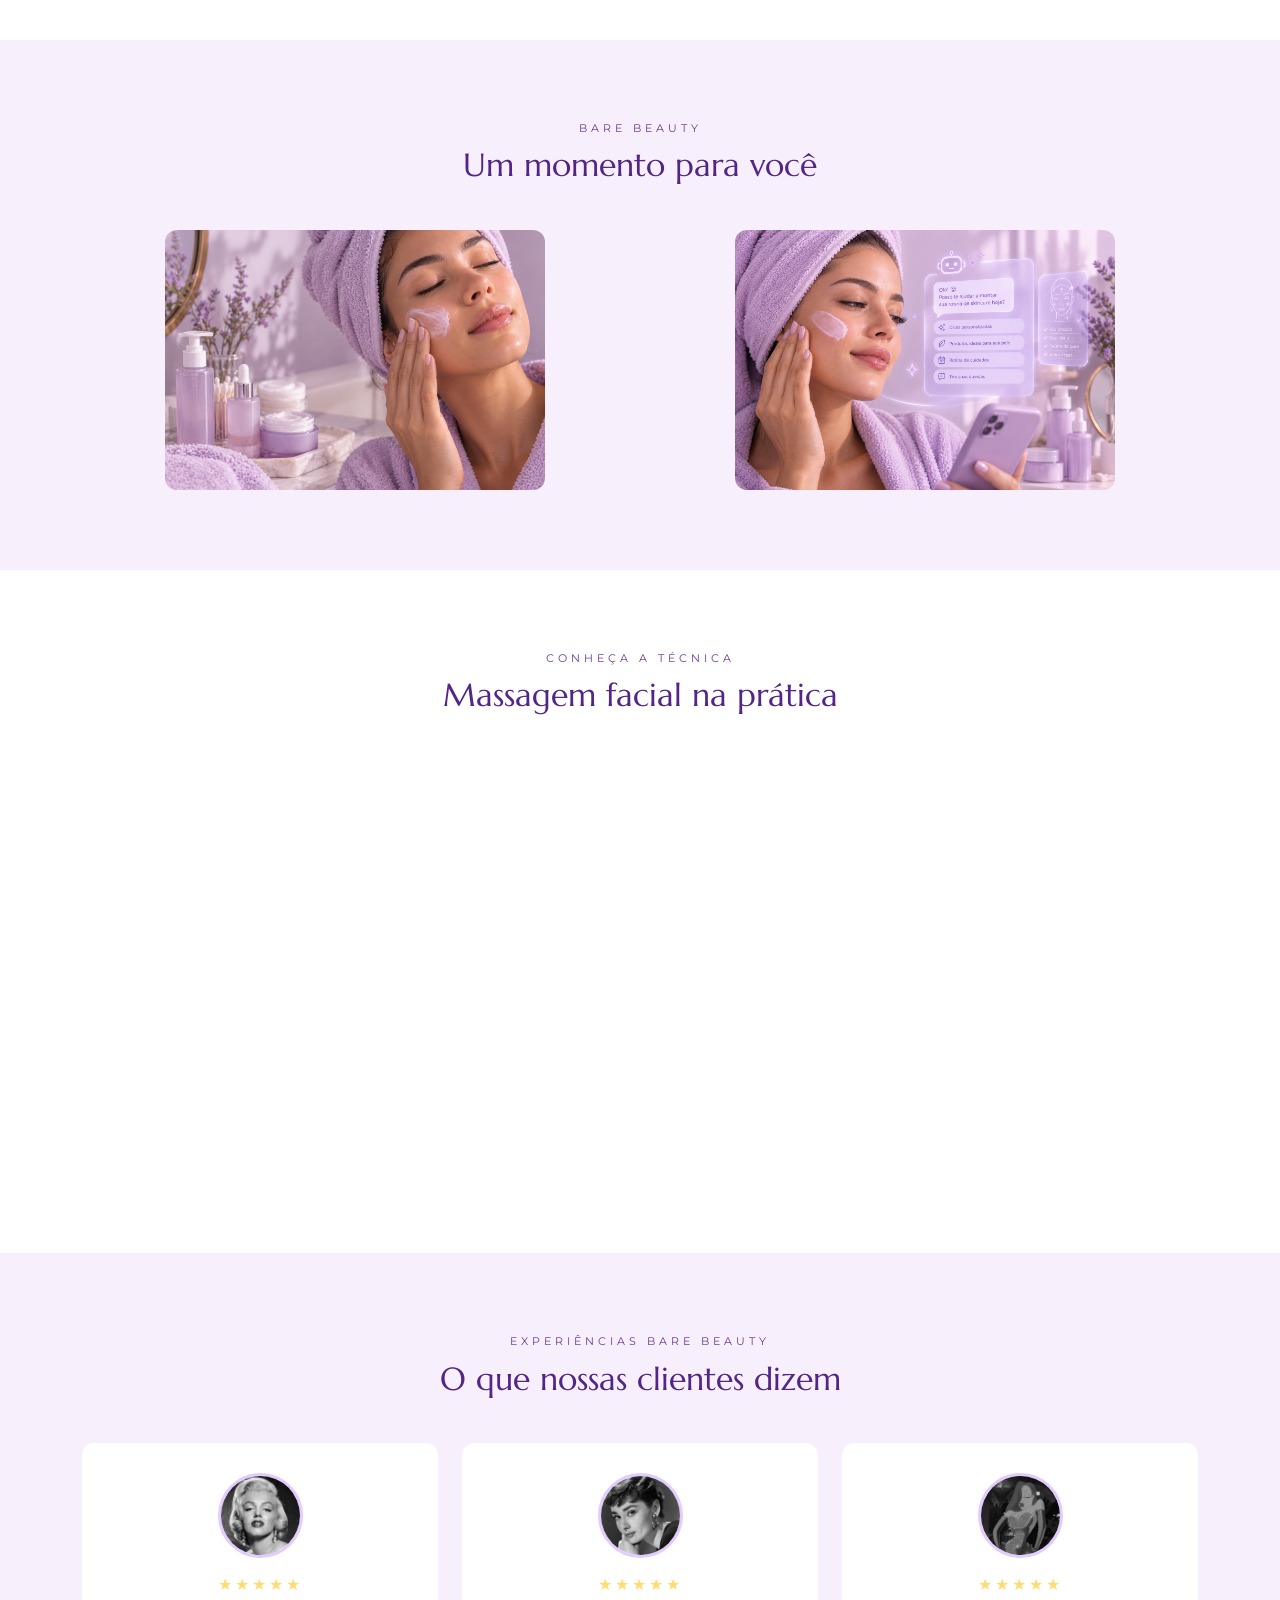
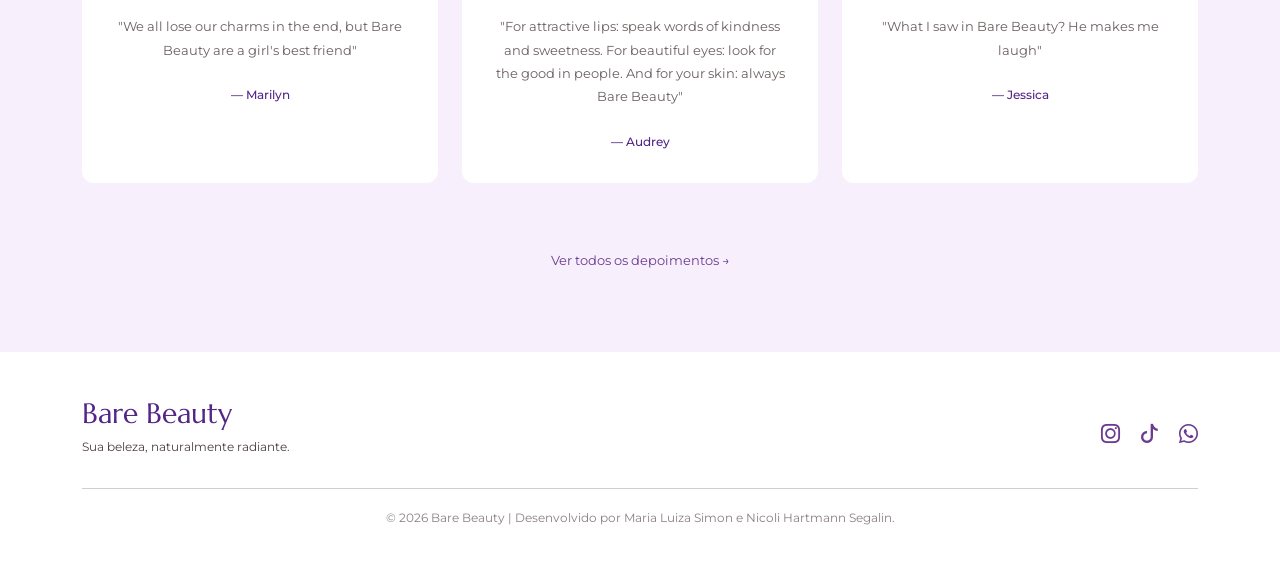
<file: BareBeauty/servico-massagem.html>
<!doctype html>
<html lang="pt-BR">


    <head>
        <meta charset="UTF-8" />
        <meta name="viewport" content="width=device-width, initial-scale=1.0" />
        <title>Massagem Facial | Bare Beauty</title>
        <link
            href="https://cdn.jsdelivr.net/npm/bootstrap@5.3.3/dist/css/bootstrap.min.css"
            rel="stylesheet"
        />
        <link
            rel="stylesheet"
            href="https://cdn.jsdelivr.net/npm/bootstrap-icons@1.11.3/font/bootstrap-icons.min.css"
        />
        <link rel="stylesheet" href="style.css" />
    </head>


    <body>
        <!-- Menu -->
        <nav class="navbar navbar-expand-lg">
            <div class="container">
                <a class="navbar-brand" href="index.html">
                    <img
                        src="images/BareBeautyLogo.jpg"
                        alt="Logo Bare Beauty"
                        class="logo"
                    />
                </a>

                <button
                    class="navbar-toggler"
                    type="button"
                    data-bs-toggle="collapse"
                    data-bs-target="#menu"
                >
                    <span class="navbar-toggler-icon"></span>
                </button>

                <div class="collapse navbar-collapse" id="menu">
                    <ul class="navbar-nav ms-auto">
                        <li class="nav-item">
                            <a class="nav-link" href="index.html">Início</a>
                        </li>

                        <li class="nav-item">
                            <a class="nav-link" href="index.html#servicos"
                                >Serviços</a
                            >
                        </li>

                        <li class="nav-item">
                            <a class="nav-link" href="index.html#sobre"
                                >Sobre</a
                            >
                        </li>

                        <li class="nav-item">
                            <a class="nav-link" href="depoimentos.html"
                                >Depoimentos</a
                            >
                        </li>

                        <li class="nav-item">
                            <a class="nav-link" href="contato.html">Contato</a>
                        </li>
                    </ul>

                    <a
                        href="contato.html"
                        class="icone-menu"
                        aria-label="Contato"
                    >
                        <i class="bi bi-heart"></i>
                    </a>
                </div>
            </div>
        </nav>

        <main>
            <!-- Destaque do serviço -->
            <div class="pagina-servico">
                <div class="container">
                    <div class="row align-items-center">
                        <!-- Texto -->
                        <div class="col-lg-6 conteudo-servico">
                            <p class="titulo-pequeno">SERVIÇO BARE BEAUTY</p>

                            <h1>
                                Massagem<br />
                                Facial
                            </h1>

                            <p class="descricao-servico">
                                Um momento de cuidado pensado para relaxar,
                                revitalizar e proporcionar uma sensação de
                                bem-estar à pele.
                            </p>

                            <span class="preco"> R$ 80,00 </span>

                            <button
                                type="button"
                                class="btn btn-bare"
                                data-bs-toggle="modal"
                                data-bs-target="#modalOrcamento"
                            >
                                SOLICITAR ORÇAMENTO
                            </button>
                        </div>

                        <!-- Imagem -->
                        <div class="col-lg-6">
                            <img
                                src="images/CardUm.png"
                                alt="Massagem facial"
                                class="imagem-servico"
                            />
                        </div>
                    </div>
                </div>
            </div>

            <!-- Detalhes do serviço -->
            <div class="beneficios-servico">
                <div class="container">
                    <div class="titulo">
                        <p>DETALHES DO SERVIÇO</p>
                        <h2>Informações importantes</h2>
                    </div>

                    <div class="row g-4">
                        <div class="col-md-4">
                            <div class="beneficio">
                                <i class="bi bi-clock"></i>

                                <h3>Duração</h3>

                                <p>
                                    Aproximadamente 50 minutos de cuidado e
                                    relaxamento facial.
                                </p>
                            </div>
                        </div>

                        <div class="col-md-4">
                            <div class="beneficio">
                                <i class="bi bi-calendar-heart"></i>

                                <h3>Atendimento</h3>

                                <p>De segunda a sexta-feira, das 8h às 18h.</p>
                            </div>
                        </div>

                        <div class="col-md-4">
                            <div class="beneficio">
                                <i class="bi bi-stars"></i>

                                <h3>Experiência</h3>

                                <p>
                                    Uma experiência criada para unir beleza,
                                    cuidado e bem-estar.
                                </p>
                            </div>
                        </div>
                    </div>
                </div>
            </div>

            <!-- Benefícios -->
            <div class="beneficios-servico">
                <div class="container">
                    <div class="titulo">
                        <p>POR QUE ESCOLHER?</p>

                        <h2>Benefícios da massagem</h2>
                    </div>

                    <div class="row g-4">
                        <div class="col-md-4">
                            <div class="beneficio">
                                <i class="bi bi-stars"></i>

                                <h3>Relaxamento</h3>

                                <p>
                                    Movimentos suaves que ajudam a proporcionar
                                    uma sensação de relaxamento e bem-estar.
                                </p>
                            </div>
                        </div>

                        <div class="col-md-4">
                            <div class="beneficio">
                                <i class="bi bi-heart"></i>

                                <h3>Cuidado com a pele</h3>

                                <p>
                                    Um momento dedicado aos cuidados e à atenção
                                    com a pele do rosto.
                                </p>
                            </div>
                        </div>

                        <div class="col-md-4">
                            <div class="beneficio">
                                <i class="bi bi-brightness-high"></i>

                                <h3>Bem-estar</h3>

                                <p>
                                    Uma experiência que une beleza, cuidado e
                                    uma pausa na rotina.
                                </p>
                            </div>
                        </div>
                    </div>
                </div>
            </div>

            <!-- Fotos do serviço -->
            <div class="depoimentos-servico">
                <div class="container">
                    <div class="titulo">
                        <p>BARE BEAUTY</p>

                        <h2>Um momento para você</h2>
                    </div>

                    <div class="row g-4">
                        <div class="col-md-6">
                            <img
                                src="images/CardDois.png"
                                alt="Massagem facial Bare Beauty"
                                class="imagem-servico"
                            />
                        </div>

                        <div class="col-md-6">
                            <img
                                src="images/CardTres.png"
                                alt="Cuidados durante a massagem facial"
                                class="imagem-servico"
                            />
                        </div>
                    </div>
                </div>
            </div>

            <!-- Vídeo -->
            <div class="beneficios-servico">
                <div class="container">
                    <div class="titulo">
                        <p>CONHEÇA A TÉCNICA</p>

                        <h2>Massagem facial na prática</h2>
                    </div>

                    <div class="row justify-content-center">
                        <div class="col-lg-8">
                            <div class="ratio ratio-16x9">
                                <iframe
                                    src="https://www.youtube.com/embed/vGAuxPUTi5Q"
                                    title="Tutorial de massagem facial"
                                    allowfullscreen
                                >
                                </iframe>
                            </div>
                        </div>
                    </div>
                </div>
            </div>

            <!-- Depoimentos -->
            <div class="depoimentos-servico">
                <div class="container">
                    <div class="titulo">
                        <p>EXPERIÊNCIAS BARE BEAUTY</p>

                        <h2>O que nossas clientes dizem</h2>
                    </div>

                    <div class="row g-4">
                        <!-- Depoimento um -->

                        <div class="col-md-4">
                            <div class="depoimento">
                                <img
                                    src="images/Marilyn Monroe.jpeg"
                                    alt="Foto da cliente Marilyn"
                                    class="foto-depoimento"
                                />
                                <div class="estrelas">★★★★★</div>
                                <p>
                                    "We all lose our charms in the end, but Bare
                                    Beauty are a girl's best friend"
                                </p>
                                <span> — Marilyn </span>
                            </div>
                        </div>

                        <!-- Depoimento dois -->

                        <div class="col-md-4">
                            <div class="depoimento">
                                <img
                                    src="images/Audrey Hepburn.jpeg"
                                    alt="Foto da cliente Audrey"
                                    class="foto-depoimento"
                                />
                                <div class="estrelas">★★★★★</div>
                                <p>
                                    "For attractive lips: speak words of
                                    kindness and sweetness. For beautiful eyes:
                                    look for the good in people. And for your
                                    skin: always Bare Beauty"
                                </p>
                                <span> — Audrey </span>
                            </div>
                        </div>

                        <!-- Depoimento três -->

                        <div class="col-md-4">
                            <div class="depoimento">
                                <img
                                    src="images/Jessica Rabbit.jpeg"
                                    alt="Foto da cliente Jessica Rabbit"
                                    class="foto-depoimento"
                                />
                                <div class="estrelas">★★★★★</div>
                                <p>
                                    "What I saw in Bare Beauty? He makes me
                                    laugh"
                                </p>
                                <span> — Jessica </span>
                            </div>
                        </div>
                    </div>

                    <div class="text-center mt-5">
                        <a href="depoimentos.html" class="link"
                            >Ver todos os depoimentos →</a
                        >
                    </div>
                </div>
            </div>

            <!-- Orçamento -->
            <div
                class="modal fade"
                id="modalOrcamento"
                tabindex="-1"
                aria-labelledby="modalOrcamentoLabel"
                aria-hidden="true"
            >
                <div class="modal-dialog modal-lg modal-dialog-centered">
                    <div class="modal-content">
                        <div class="modal-header">
                            <h2 class="modal-title" id="modalOrcamentoLabel">
                                Solicitar orçamento
                            </h2>

                            <button
                                type="button"
                                class="btn-close"
                                data-bs-dismiss="modal"
                                aria-label="Fechar"
                            ></button>
                        </div>

                        <div class="modal-body">
                            <p class="mb-4">
                                Preencha os dados abaixo para solicitar um
                                orçamento para a Massagem Facial.
                            </p>

                            <form>
                                <!-- Nome -->
                                <div class="mb-3">
                                    <label for="nome" class="form-label">
                                        Nome
                                    </label>

                                    <input
                                        type="text"
                                        class="form-control"
                                        id="nome"
                                        placeholder="Seu nome"
                                        required
                                    />
                                </div>

                                <!-- E-mail -->
                                <div class="mb-3">
                                    <label for="email" class="form-label">
                                        E-mail
                                    </label>

                                    <input
                                        type="email"
                                        class="form-control"
                                        id="email"
                                        placeholder="seu@email.com"
                                        required
                                    />
                                </div>

                                <!-- Telefone -->
                                <div class="mb-3">
                                    <label for="telefone" class="form-label">
                                        Telefone
                                    </label>

                                    <input
                                        type="tel"
                                        class="form-control"
                                        id="telefone"
                                        placeholder="(00) 00000-0000"
                                        required
                                    />
                                </div>

                                <!-- Endereço -->
                                <div class="mb-3">
                                    <label for="endereco" class="form-label">
                                        Endereço
                                    </label>

                                    <input
                                        type="text"
                                        class="form-control"
                                        id="endereco"
                                        placeholder="Rua, número e complemento"
                                        required
                                    />
                                </div>

                                <!-- Cidade -->
                                <div class="row g-3">
                                    <div class="col-md-8">
                                        <label for="cidade" class="form-label">
                                            Cidade
                                        </label>

                                        <input
                                            type="text"
                                            class="form-control"
                                            id="cidade"
                                            placeholder="Sua cidade"
                                            required
                                        />
                                    </div>

                                    <!-- Uf -->
                                    <div class="col-md-4">
                                        <label for="uf" class="form-label">
                                            UF
                                        </label>

                                        <select
                                            class="form-select"
                                            id="uf"
                                            required
                                        >
                                            <option value="">Selecione</option>
                                            <option>AC</option>
                                            <option>AL</option>
                                            <option>AP</option>
                                            <option>AM</option>
                                            <option>BA</option>
                                            <option>CE</option>
                                            <option>DF</option>
                                            <option>ES</option>
                                            <option>GO</option>
                                            <option>MA</option>
                                            <option>MT</option>
                                            <option>MS</option>
                                            <option>MG</option>
                                            <option>PA</option>
                                            <option>PB</option>
                                            <option>PR</option>
                                            <option>PE</option>
                                            <option>PI</option>
                                            <option>RJ</option>
                                            <option>RN</option>
                                            <option>RS</option>
                                            <option>RO</option>
                                            <option>RR</option>
                                            <option>SC</option>
                                            <option>SP</option>
                                            <option>SE</option>
                                            <option>TO</option>
                                        </select>
                                    </div>
                                </div>

                                <!-- Data -->
                                <div class="mb-3 mt-3">
                                    <label for="data" class="form-label">
                                        Data desejada para a realização do
                                        serviço
                                    </label>

                                    <input
                                        type="date"
                                        class="form-control"
                                        id="data"
                                        required
                                    />
                                </div>

                                <!-- Observações -->
                                <div class="mb-3">
                                    <label for="observacoes" class="form-label">
                                        Observações
                                    </label>

                                    <textarea
                                        class="form-control"
                                        id="observacoes"
                                        rows="4"
                                        placeholder="Digite alguma observação ou informação adicional..."
                                    ></textarea>
                                </div>

                                <!-- Botão -->
                                <button type="submit" class="btn btn-bare">
                                    ENVIAR SOLICITAÇÃO
                                </button>
                            </form>
                        </div>
                    </div>
                </div>
            </div>

            <!-- Rodapé -->
        </main>

        <footer>
            <div class="container">
                <div class="row align-items-center">
                    <div class="col-md-6">
                        <h3>Bare Beauty</h3>

                        <p>Sua beleza, naturalmente radiante.</p>
                    </div>

                    <div class="col-md-6 redes">
                        <a href="#" aria-label="Instagram">
                            <i class="bi bi-instagram"></i>
                        </a>

                        <a href="#" aria-label="TikTok">
                            <i class="bi bi-tiktok"></i>
                        </a>

                        <a
                            href="https://wa.me/5549988104770"
                            target="_blank"
                            aria-label="WhatsApp"
                        >
                            <i class="bi bi-whatsapp"></i>
                        </a>
                    </div>
                </div>

                <hr />

                <p class="copyright">
                    © 2026 Bare Beauty | Desenvolvido por Maria Luiza Simon e
                    Nicoli Hartmann Segalin.
                </p>
            </div>
        </footer>

        <!-- Bootstrap js -->
        <script src="https://cdn.jsdelivr.net/npm/bootstrap@5.3.3/dist/js/bootstrap.bundle.min.js"></script>
    </body>


</html>
</file>
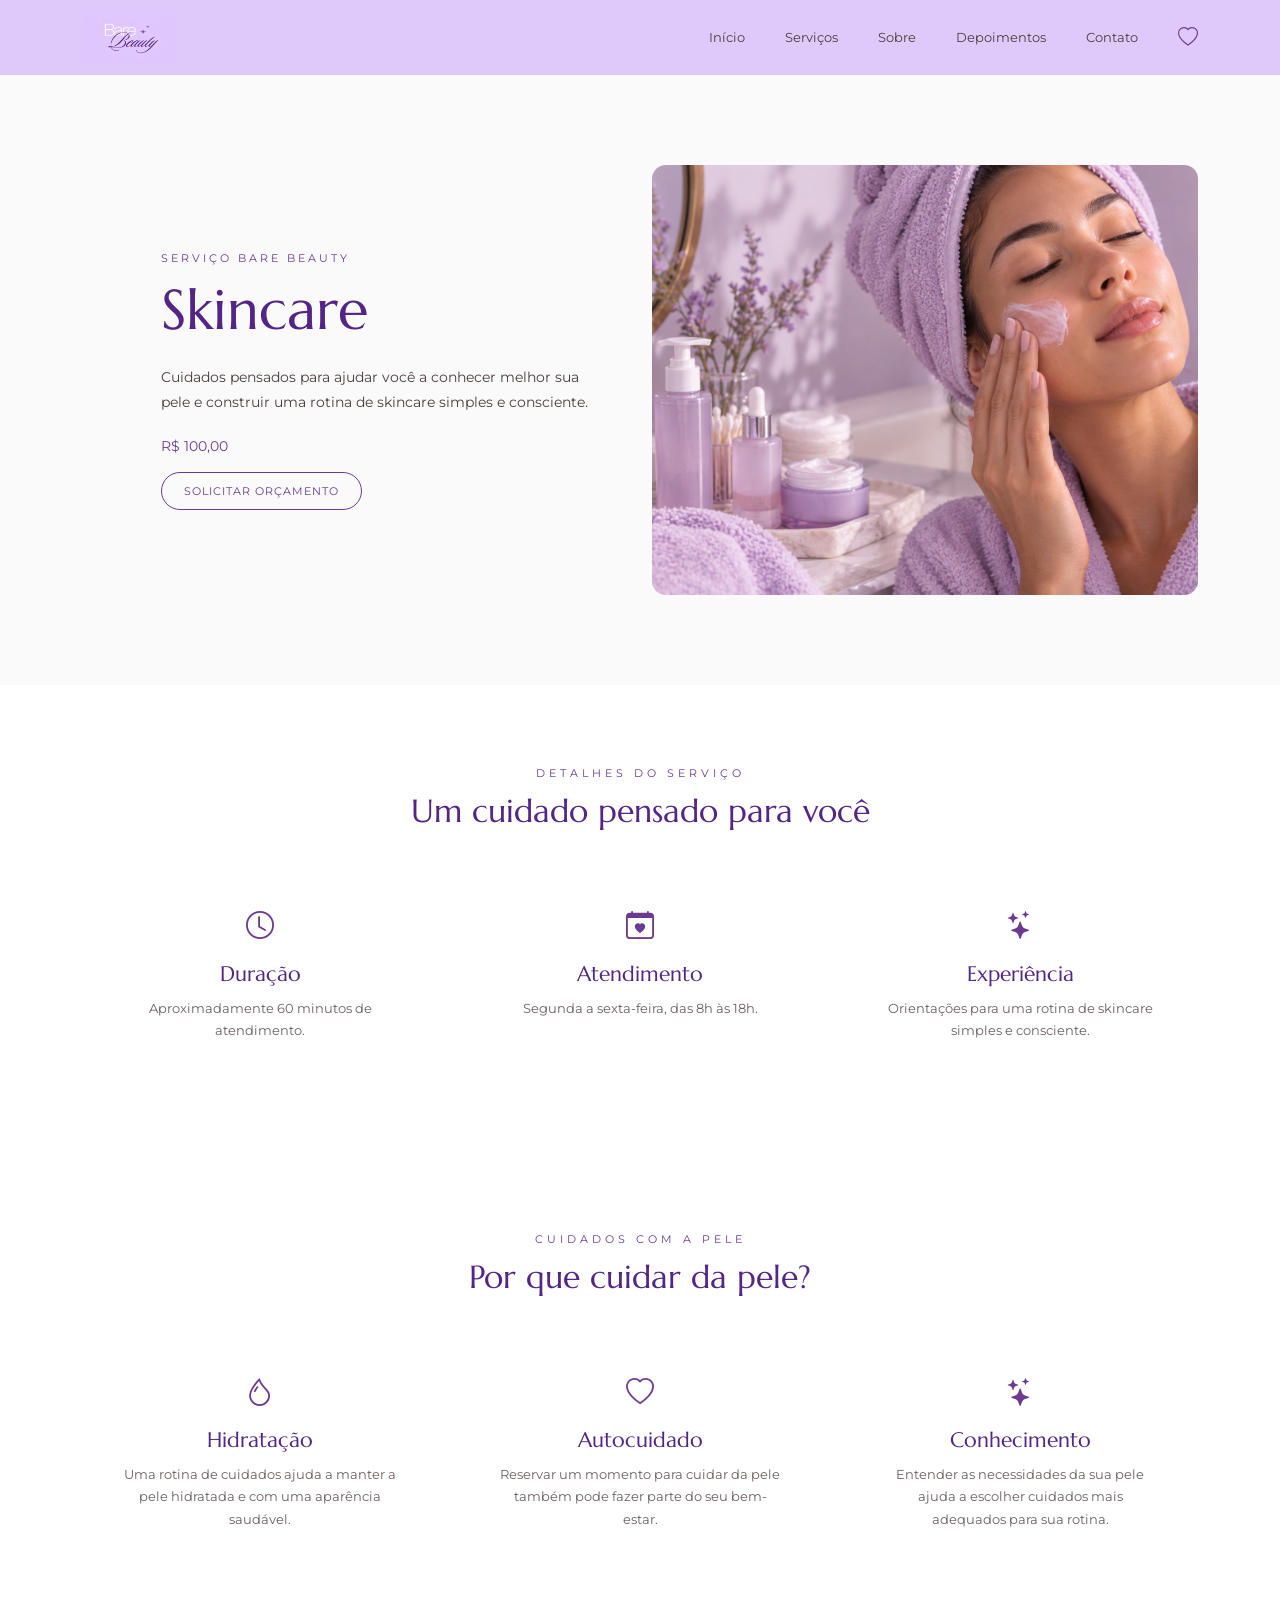
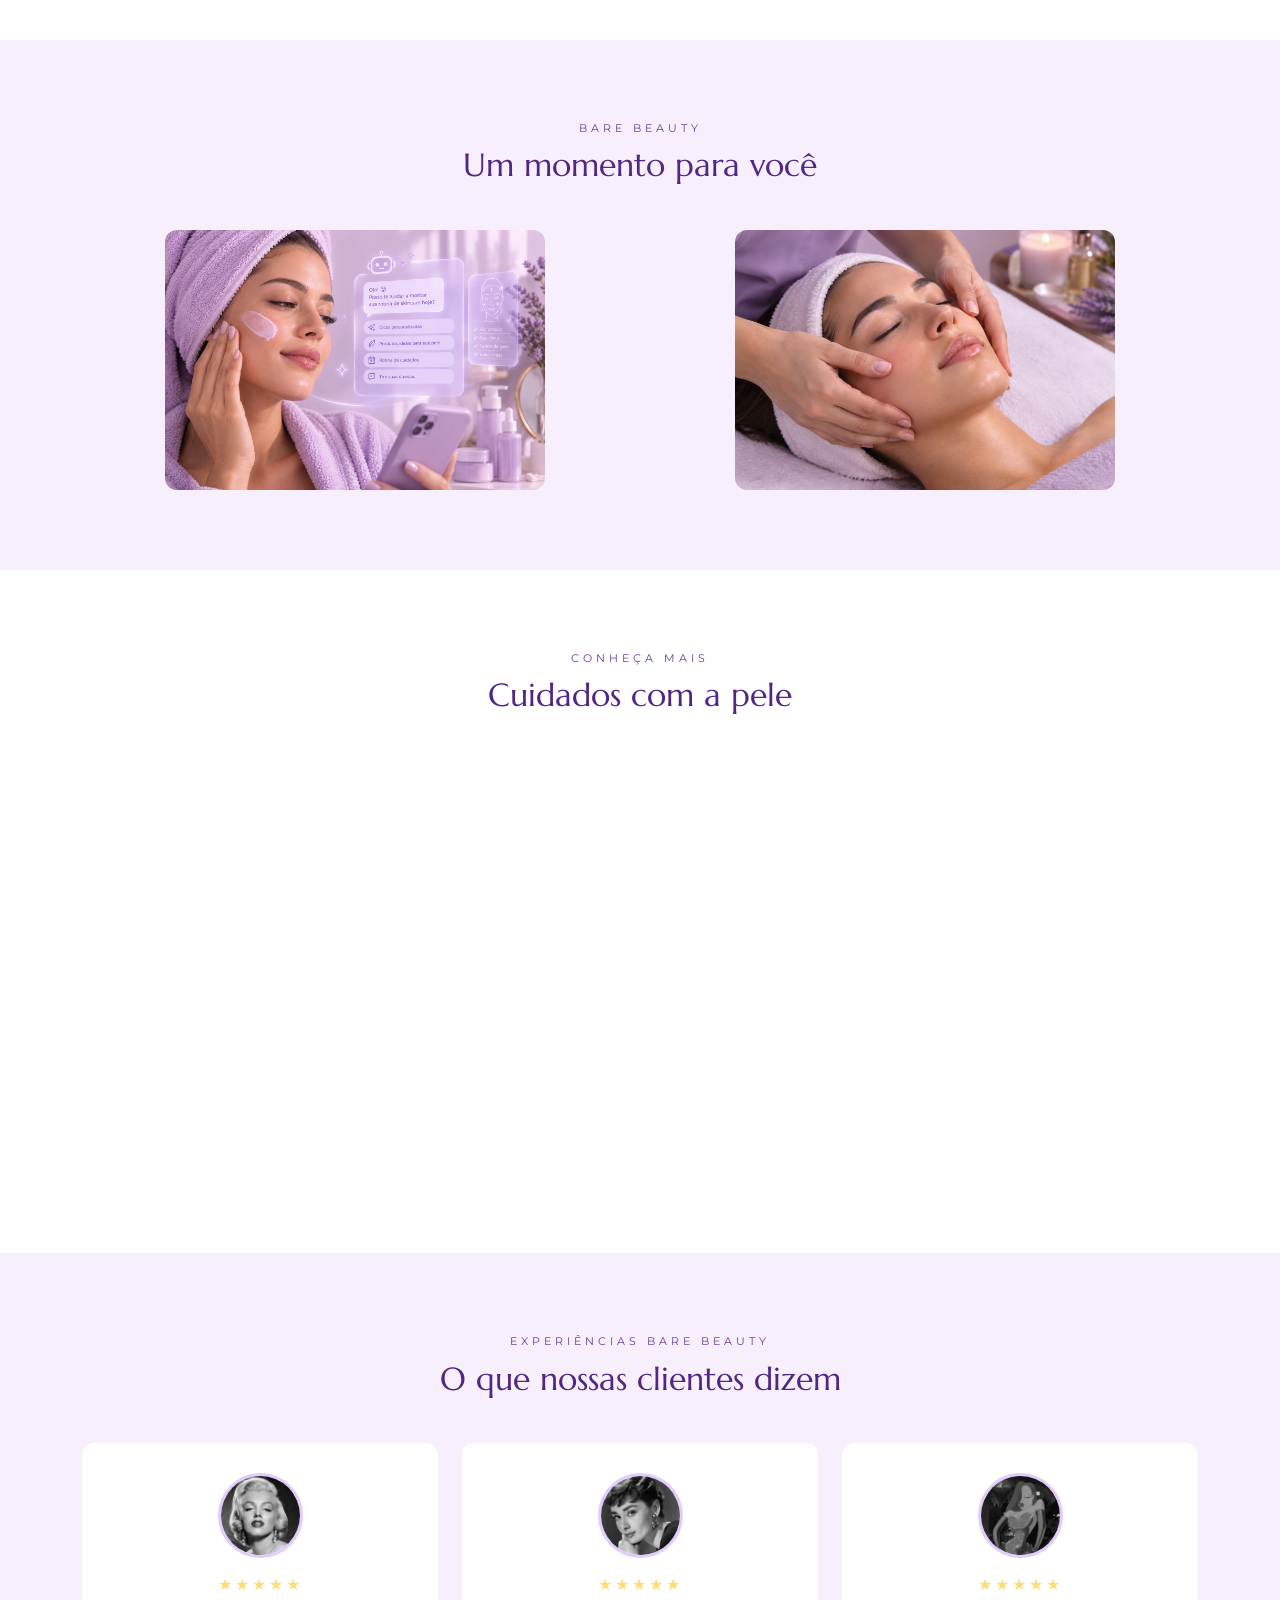
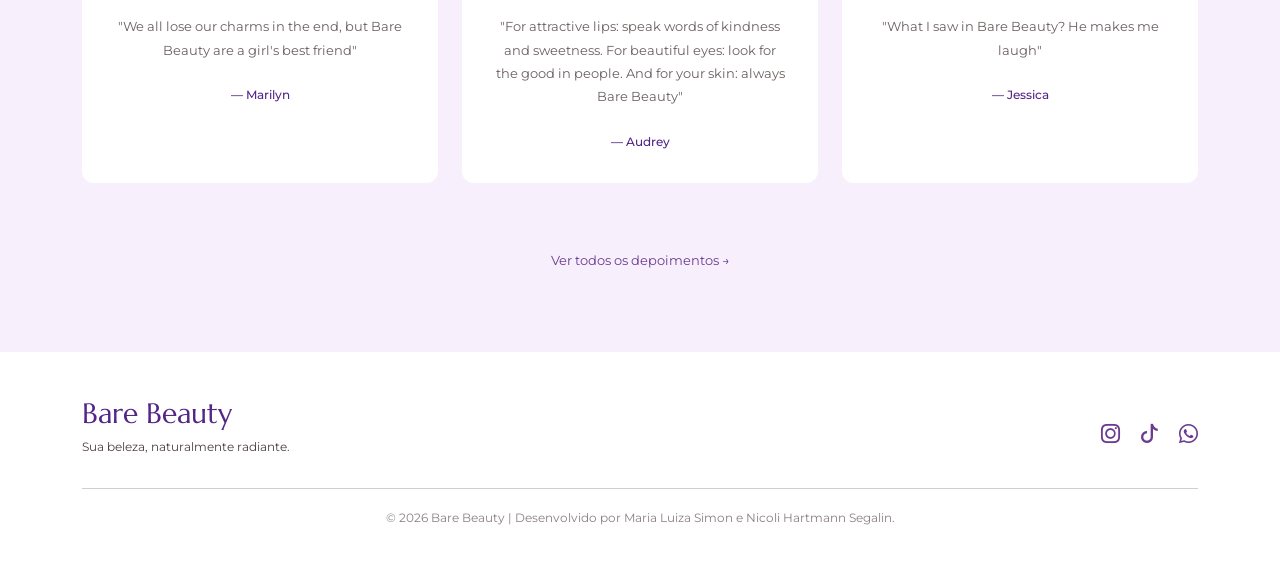
<file: BareBeauty/servico-skincare.html>
<!doctype html>
<html lang="pt-BR">


    <head>
        <meta charset="UTF-8" />
        <meta name="viewport" content="width=device-width, initial-scale=1.0" />
        <title>Skincare | Bare Beauty</title>
        <link
            href="https://cdn.jsdelivr.net/npm/bootstrap@5.3.3/dist/css/bootstrap.min.css"
            rel="stylesheet"
        />
        <link
            rel="stylesheet"
            href="https://cdn.jsdelivr.net/npm/bootstrap-icons@1.11.3/font/bootstrap-icons.min.css"
        />
        <link rel="stylesheet" href="style.css" />
    </head>


    <body>
        <!-- Menu -->
        <nav class="navbar navbar-expand-lg">
            <div class="container">
                <a class="navbar-brand" href="index.html">
                    <img
                        src="images/BareBeautyLogo.jpg"
                        alt="Logo Bare Beauty"
                        class="logo"
                    />
                </a>

                <button
                    class="navbar-toggler"
                    type="button"
                    data-bs-toggle="collapse"
                    data-bs-target="#menu"
                >
                    <span class="navbar-toggler-icon"></span>
                </button>

                <div class="collapse navbar-collapse" id="menu">
                    <ul class="navbar-nav ms-auto">
                        <li class="nav-item">
                            <a class="nav-link" href="index.html"> Início </a>
                        </li>

                        <li class="nav-item">
                            <a class="nav-link" href="index.html#servicos">
                                Serviços
                            </a>
                        </li>

                        <li class="nav-item">
                            <a class="nav-link" href="index.html#sobre">
                                Sobre
                            </a>
                        </li>

                        <li class="nav-item">
                            <a class="nav-link" href="depoimentos.html">
                                Depoimentos
                            </a>
                        </li>

                        <li class="nav-item">
                            <a class="nav-link" href="contato.html">
                                Contato
                            </a>
                        </li>
                    </ul>

                    <a href="contato.html" class="icone-menu">
                        <i class="bi bi-heart"></i>
                    </a>
                </div>
            </div>
        </nav>

        <main>
            <!-- Destaque do serviço -->
            <div class="pagina-servico">
                <div class="container">
                    <div class="row align-items-center">
                        <!-- Texto -->
                        <div class="col-lg-6 conteudo-servico">
                    <p class="titulo-pequeno">SERVIÇO BARE BEAUTY</p>

                            <h1>Skincare</h1>

                            <p class="descricao-servico">
                                Cuidados pensados para ajudar você a conhecer
                                melhor sua pele e construir uma rotina de
                                skincare simples e consciente.
                            </p>

                            <span class="preco"> R$ 100,00 </span>

                            <button
                                type="button"
                                class="btn btn-bare"
                                data-bs-toggle="modal"
                                data-bs-target="#modalOrcamento"
                            >
                        SOLICITAR ORÇAMENTO
                            </button>
                        </div>

                        <!-- Imagem -->
                        <div class="col-lg-6">
                            <img
                                src="images/CardDois.png"
                                alt="Cuidados de skincare"
                                class="imagem-servico"
                            />
                        </div>
                    </div>
                </div>
            </div>

            <!-- Detalhes do serviço -->
            <div class="beneficios-servico">
                <div class="container">
                    <div class="titulo">
                    <p>DETALHES DO SERVIÇO</p>
                        <h2>Um cuidado pensado para você</h2>
                    </div>
                    <div class="row g-4">
                        <!-- Duração -->
                        <div class="col-md-4">
                            <div class="beneficio">
                                <i class="bi bi-clock"></i>
                                <h3>Duração</h3>
                                <p>
                                    Aproximadamente 60 minutos de atendimento.
                                </p>
                            </div>
                        </div>

                        <!-- Horário -->
                        <div class="col-md-4">
                            <div class="beneficio">
                                <i class="bi bi-calendar-heart"></i>

                                <h3>Atendimento</h3>

                                <p>Segunda a sexta-feira, das 8h às 18h.</p>
                            </div>
                        </div>

                        <!-- Experiência -->
                        <div class="col-md-4">
                            <div class="beneficio">
                                <i class="bi bi-stars"></i>

                                <h3>Experiência</h3>

                                <p>
                                    Orientações para uma rotina de skincare
                                    simples e consciente.
                                </p>
                            </div>
                        </div>
                    </div>
                </div>
            </div>

            <!-- Benefícios -->
            <div class="beneficios-servico">
                <div class="container">
                    <div class="titulo">
                        <p>CUIDADOS COM A PELE</p>

                        <h2>Por que cuidar da pele?</h2>
                    </div>

                    <div class="row g-4">
                        <!-- Benefício um -->

                        <div class="col-md-4">
                            <div class="beneficio">
                                <i class="bi bi-droplet"></i>

                                <h3>Hidratação</h3>

                                <p>
                                    Uma rotina de cuidados ajuda a manter a pele
                                    hidratada e com uma aparência saudável.
                                </p>
                            </div>
                        </div>

                        <!-- Benefício dois -->

                        <div class="col-md-4">
                            <div class="beneficio">
                                <i class="bi bi-heart"></i>

                                <h3>Autocuidado</h3>

                                <p>
                                    Reservar um momento para cuidar da pele
                                    também pode fazer parte do seu bem-estar.
                                </p>
                            </div>
                        </div>

                        <!-- Benefício três -->

                        <div class="col-md-4">
                            <div class="beneficio">
                                <i class="bi bi-stars"></i>

                                <h3>Conhecimento</h3>

                                <p>
                                    Entender as necessidades da sua pele ajuda a
                                    escolher cuidados mais adequados para sua
                                    rotina.
                                </p>
                            </div>
                        </div>
                    </div>
                </div>
            </div>

            <!-- Imagens do serviço -->
            <div class="imagens-servico">
                <div class="container">
                    <div class="titulo">
                        <p>BARE BEAUTY</p>

                        <h2>Um momento para você</h2>
                    </div>

                    <div class="row g-4 align-items-center">
                        <div class="col-md-6">
                            <img
                                src="images/CardTres.png"
                                alt="Cuidados de skincare Bare Beauty"
                                class="imagem-servico"
                            />
                        </div>

                        <div class="col-md-6">
                            <img
                                src="images/CardUm.png"
                                alt="Produtos de skincare Bare Beauty"
                                class="imagem-servico"
                            />
                        </div>
                    </div>
                </div>
            </div>

            <!-- Vídeo -->
            <div class="beneficios-servico">
                <div class="container">
                    <div class="titulo">
                        <p>CONHEÇA MAIS</p>
                        <h2>Cuidados com a pele</h2>
                    </div>

                    <div class="row justify-content-center">
                        <div class="col-lg-8">
                            <div class="ratio ratio-16x9">
                                <iframe
                                    src="https://www.youtube.com/embed/omundjYMBzk"
                                    title="Cuidados com a pele"
                                    allowfullscreen
                                >
                                </iframe>
                            </div>
                        </div>
                    </div>
                </div>
            </div>

            <!-- Depoimentos -->
            <div class="depoimentos-servico">
                <div class="container">
                    <div class="titulo">
                        <p>EXPERIÊNCIAS BARE BEAUTY</p>

                        <h2>O que nossas clientes dizem</h2>
                    </div>

                    <div class="row g-4">
                        <!-- Depoimento um -->

                        <div class="col-md-4">
                            <div class="depoimento">
                                <img
                                    src="images/Marilyn Monroe.jpeg"
                                    alt="Foto da cliente Marilyn"
                                    class="foto-depoimento"
                                />

                                <div class="estrelas">★★★★★</div>

                                <p>
                                    "We all lose our charms in the end, but Bare
                                    Beauty are a girl's best friend"
                                </p>

                                <span> — Marilyn </span>
                            </div>
                        </div>

                        <!-- Depoimento dois -->

                        <div class="col-md-4">
                            <div class="depoimento">
                                <img
                                    src="images/Audrey Hepburn.jpeg"
                                    alt="Foto da cliente Audrey"
                                    class="foto-depoimento"
                                />

                                <div class="estrelas">★★★★★</div>

                                <p>
                                    "For attractive lips: speak words of
                                    kindness and sweetness. For beautiful eyes:
                                    look for the good in people. And for your
                                    skin: always Bare Beauty"
                                </p>

                                <span> — Audrey </span>
                            </div>
                        </div>
                        <!-- Depoimento três -->

                        <div class="col-md-4">
                            <div class="depoimento">
                                <img
                                    src="images/Jessica Rabbit.jpeg"
                                    alt="Foto da cliente Jessica Rabbit"
                                    class="foto-depoimento"
                                />

                                <div class="estrelas">★★★★★</div>

                                <p>
                                    "What I saw in Bare Beauty? He makes me
                                    laugh"
                                </p>

                                <span> — Jessica </span>
                            </div>
                        </div>
                    </div>

                    <div class="text-center mt-5">
                        <a href="depoimentos.html" class="link">
                            Ver todos os depoimentos →
                        </a>
                    </div>
                </div>
            </div>

            <!-- Modal de orçamento -->
            <div
                class="modal fade"
                id="modalOrcamento"
                tabindex="-1"
                aria-labelledby="modalOrcamentoLabel"
                aria-hidden="true"
            >
                <div class="modal-dialog modal-lg modal-dialog-centered">
                    <div class="modal-content">
                        <div class="modal-header">
                            <h5 class="modal-title" id="modalOrcamentoLabel">
                                Solicitar orçamento
                            </h5>

                            <button
                                type="button"
                                class="btn-close"
                                data-bs-dismiss="modal"
                                aria-label="Fechar"
                            ></button>
                        </div>

                        <div class="modal-body">
                            <p>
                                Preencha os dados abaixo para solicitar seu
                                orçamento para o serviço de Skincare.
                            </p>

                            <form>
                                <div class="row g-3">
                                    <!-- Nome -->
                                    <div class="col-md-6">
                                        <label for="nome" class="form-label">
                                            Nome
                                        </label>

                                        <input
                                            type="text"
                                            class="form-control"
                                            id="nome"
                                            required
                                        />
                                    </div>

                                    <!-- Email -->
                                    <div class="col-md-6">
                                        <label for="email" class="form-label">
                                            E-mail
                                        </label>

                                        <input
                                            type="email"
                                            class="form-control"
                                            id="email"
                                            required
                                        />
                                    </div>

                                    <!-- Telefone -->
                                    <div class="col-md-6">
                                        <label
                                            for="telefone"
                                            class="form-label"
                                        >
                                            Telefone
                                        </label>

                                        <input
                                            type="tel"
                                            class="form-control"
                                            id="telefone"
                                            required
                                        />
                                    </div>

                                    <!-- Endereço -->
                                    <div class="col-md-6">
                                        <label
                                            for="endereco"
                                            class="form-label"
                                        >
                                            Endereço
                                        </label>

                                        <input
                                            type="text"
                                            class="form-control"
                                            id="endereco"
                                            required
                                        />
                                    </div>

                                    <!-- Cidade -->
                                    <div class="col-md-8">
                                        <label for="cidade" class="form-label">
                                            Cidade
                                        </label>

                                        <input
                                            type="text"
                                            class="form-control"
                                            id="cidade"
                                            required
                                        />
                                    </div>

                                    <!-- Uf -->
                                    <div class="col-md-4">
                                        <label for="uf" class="form-label">
                                            UF
                                        </label>

                                        <select
                                            class="form-select"
                                            id="uf"
                                            required
                                        >
                                            <option value="">Selecione</option>

                                            <option>AC</option>
                                            <option>AL</option>
                                            <option>AP</option>
                                            <option>AM</option>
                                            <option>BA</option>
                                            <option>CE</option>
                                            <option>DF</option>
                                            <option>ES</option>
                                            <option>GO</option>
                                            <option>MA</option>
                                            <option>MT</option>
                                            <option>MS</option>
                                            <option>MG</option>
                                            <option>PA</option>
                                            <option>PB</option>
                                            <option>PR</option>
                                            <option>PE</option>
                                            <option>PI</option>
                                            <option>RJ</option>
                                            <option>RN</option>
                                            <option>RS</option>
                                            <option>RO</option>
                                            <option>RR</option>
                                            <option>SC</option>
                                            <option>SP</option>
                                            <option>SE</option>
                                            <option>TO</option>
                                        </select>
                                    </div>

                                    <!-- Data -->
                                    <div class="col-md-6">
                                        <label for="data" class="form-label">
                                            Data desejada
                                        </label>

                                        <input
                                            type="date"
                                            class="form-control"
                                            id="data"
                                            required
                                        />
                                    </div>

                                    <!-- Observações -->
                                    <div class="col-12">
                                        <label
                                            for="observacoes"
                                            class="form-label"
                                        >
                                            Observações
                                        </label>

                                        <textarea
                                            class="form-control"
                                            id="observacoes"
                                            rows="4"
                                            placeholder="Conte-nos algo que gostaria de informar..."
                                        >
                                        </textarea>
                                    </div>

                                    <!-- Botão -->
                                    <div class="col-12 text-end">
                                        <button
                                            type="submit"
                                            class="btn btn-bare"
                                        >
                                    ENVIAR SOLICITAÇÃO
                                        </button>
                                    </div>
                                </div>
                            </form>
                        </div>
                    </div>
                </div>
            </div>

            <!-- Rodapé -->
        </main>

        <footer>
            <div class="container">
                <div class="row align-items-center">
                    <div class="col-md-6">
                        <h3>Bare Beauty</h3>

                        <p>Sua beleza, naturalmente radiante.</p>
                    </div>

                    <div class="col-md-6 redes">
                        <a href="#" aria-label="Instagram">
                            <i class="bi bi-instagram"></i>
                        </a>

                        <a href="#" aria-label="TikTok">
                            <i class="bi bi-tiktok"></i>
                        </a>

                        <a
                            href="https://wa.me/5549988104770"
                            target="_blank"
                            aria-label="WhatsApp"
                        >
                            <i class="bi bi-whatsapp"></i>
                        </a>
                    </div>
                </div>

                <hr />

                <p class="copyright">
                    © 2026 Bare Beauty | Desenvolvido por Maria Luiza Simon e
                    Nicoli Hartmann Segalin.
                </p>
            </div>
        </footer>

        <!-- Bootstrap js -->
        <script src="https://cdn.jsdelivr.net/npm/bootstrap@5.3.3/dist/js/bootstrap.bundle.min.js"></script>
    </body>


</html>
</file>
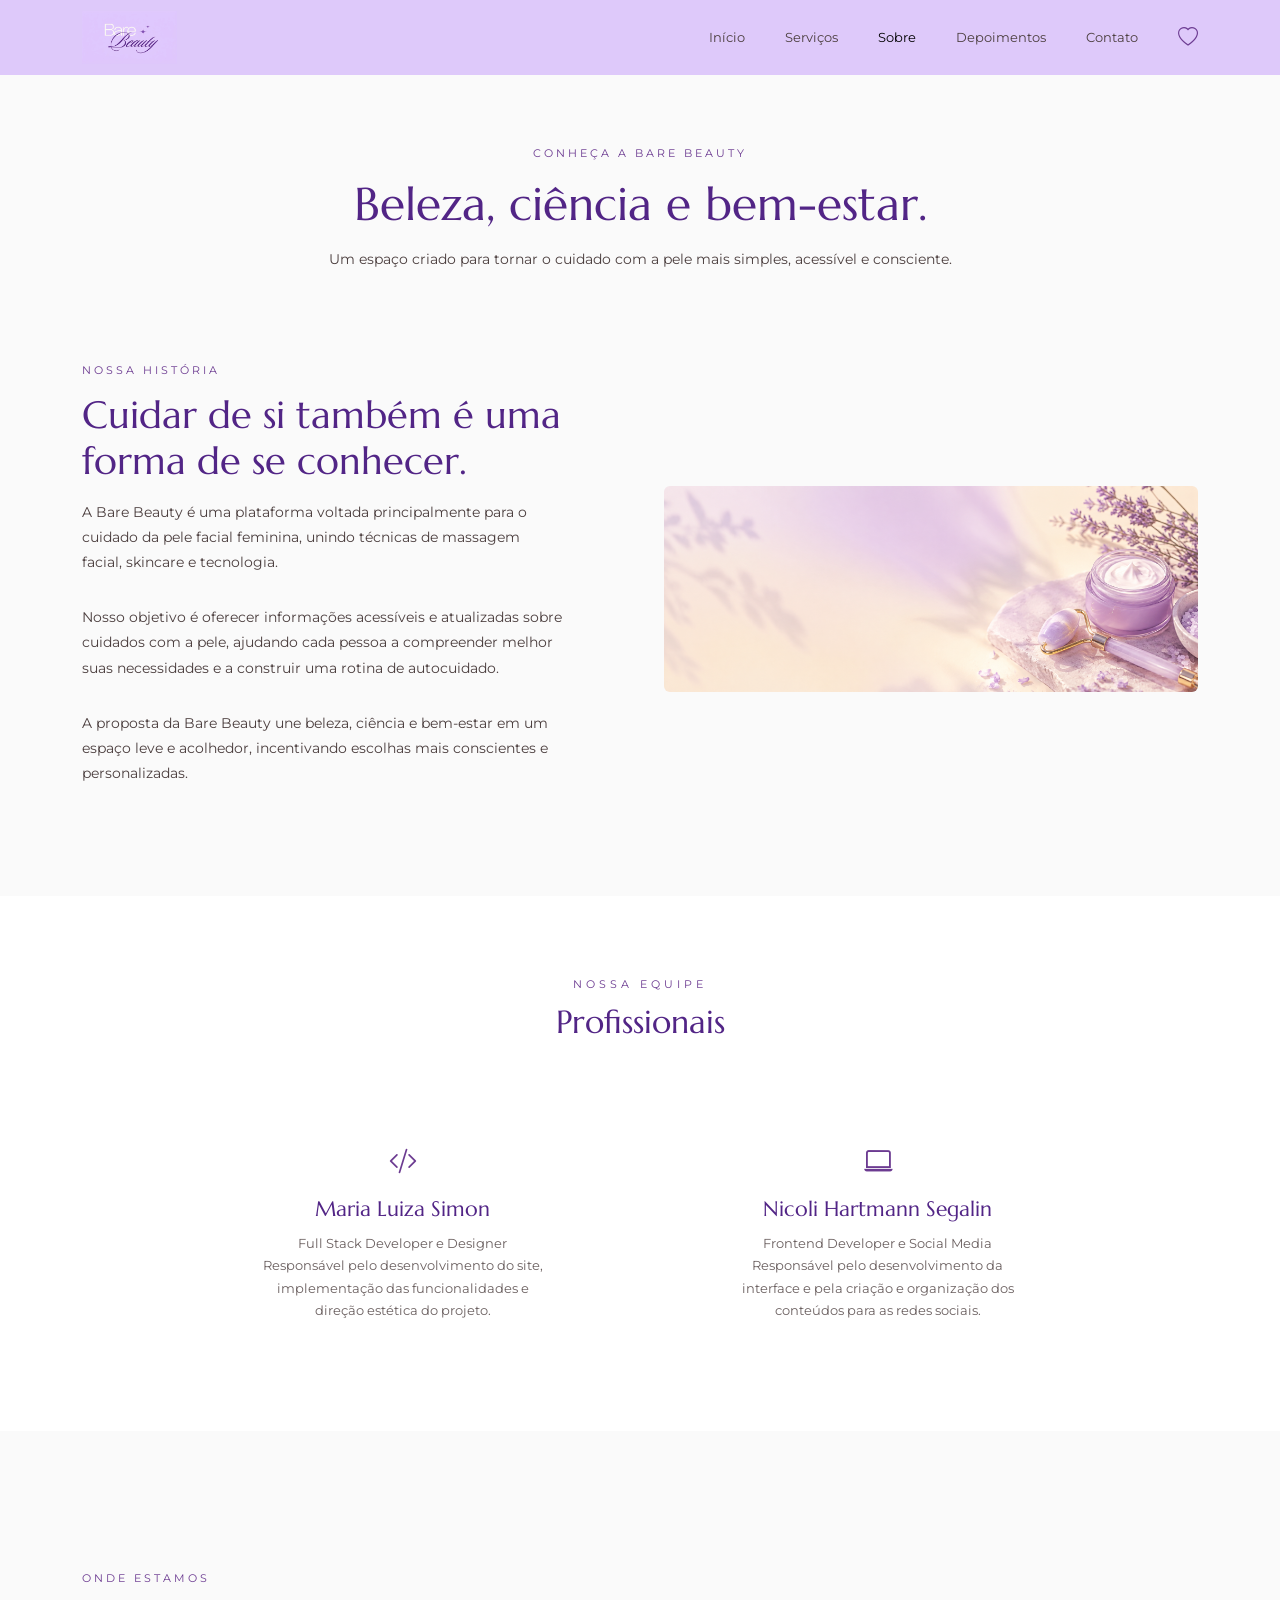
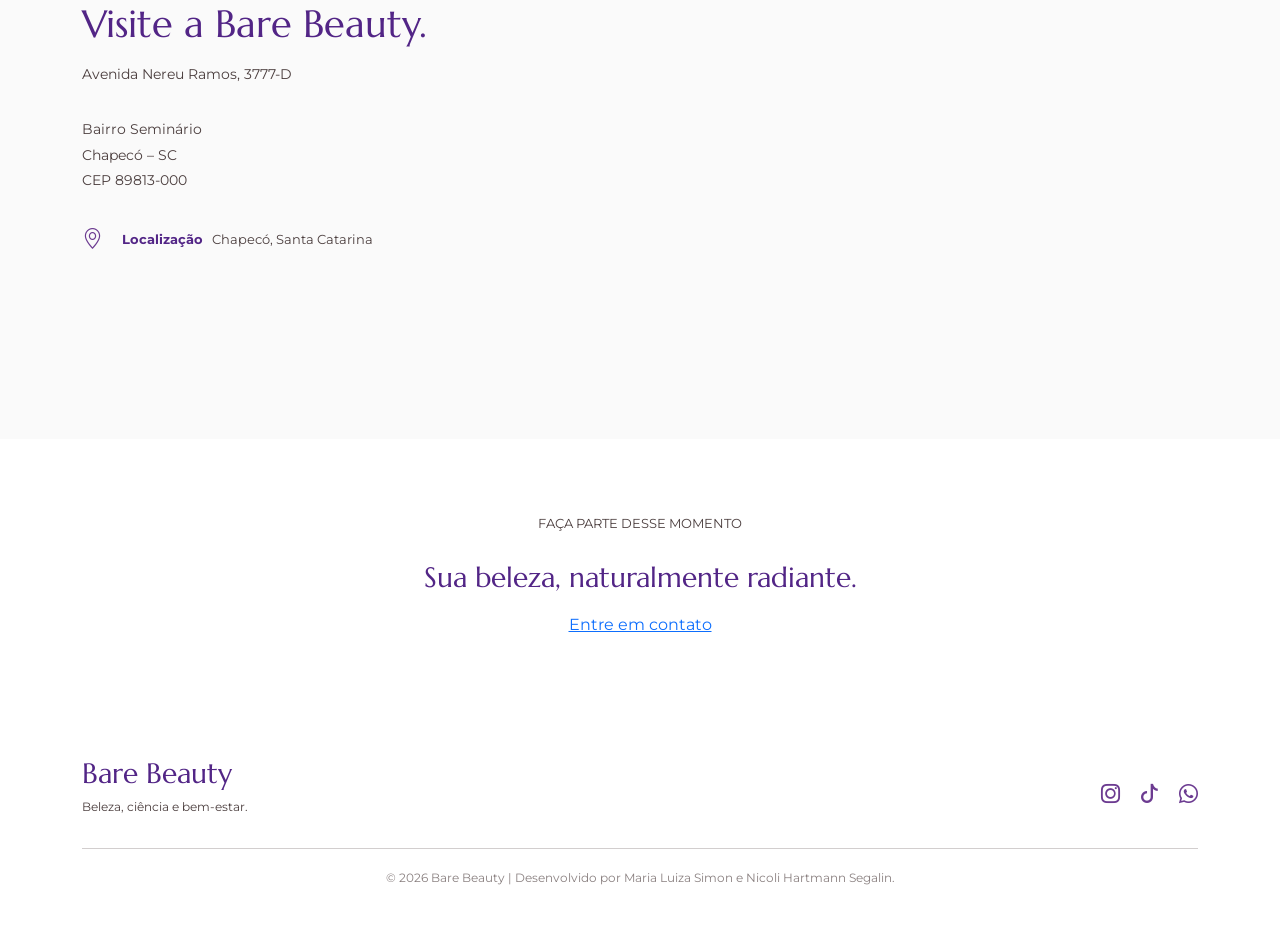
<file: BareBeauty/sobre.html>
<!doctype html>
<html lang="pt-BR">


    <head>
        <meta charset="UTF-8" />
        <meta name="viewport" content="width=device-width, initial-scale=1.0" />
        <title>Sobre | Bare Beauty</title>
        <link
            href="https://cdn.jsdelivr.net/npm/bootstrap@5.3.3/dist/css/bootstrap.min.css"
            rel="stylesheet"
        />
        <link
            rel="stylesheet"
            href="https://cdn.jsdelivr.net/npm/bootstrap-icons@1.11.3/font/bootstrap-icons.min.css"
        />
        <link rel="stylesheet" href="style.css" />
    </head>

    <body>
        <!-- Menu -->
        <nav class="navbar navbar-expand-lg">
            <div class="container">
                <a class="navbar-brand" href="index.html">
                    <img
                        src="images/BareBeautyLogo.jpg"
                        alt="Logo Bare Beauty"
                        class="logo"
                    />
                </a>

                <button
                    class="navbar-toggler"
                    type="button"
                    data-bs-toggle="collapse"
                    data-bs-target="#menu"
                    aria-controls="menu"
                    aria-expanded="false"
                    aria-label="Abrir menu"
                >
                    <span class="navbar-toggler-icon"></span>
                </button>

                <div class="collapse navbar-collapse" id="menu">
                    <ul class="navbar-nav ms-auto">
                        <li class="nav-item">
                            <a class="nav-link" href="index.html">Início</a>
                        </li>

                        <li class="nav-item">
                            <a class="nav-link" href="index.html#servicos"
                                >Serviços</a
                            >
                        </li>

                        <li class="nav-item">
                            <a class="nav-link active" href="sobre.html"
                                >Sobre</a
                            >
                        </li>

                        <li class="nav-item">
                            <a class="nav-link" href="depoimentos.html"
                                >Depoimentos</a
                            >
                        </li>

                        <li class="nav-item">
                            <a class="nav-link" href="contato.html">Contato</a>
                        </li>
                    </ul>

                    <a
                        href="contato.html"
                        class="icone-menu"
                        aria-label="Contato"
                    >
                        <i class="bi bi-heart"></i>
                    </a>
                </div>
            </div>
        </nav>

        <main>
            <!-- Cabeçalho -->
            <div class="cabecalho-contato">
                <div class="container text-center">
                    <p class="titulo-pequeno">CONHEÇA A BARE BEAUTY</p>

                    <h1>Beleza, ciência e bem-estar.</h1>

                    <p>
                        Um espaço criado para tornar o cuidado com a pele mais
                        simples, acessível e consciente.
                    </p>
                </div>
            </div>

            <!-- Sobre a empresa -->
            <div class="area-contato">
                <div class="container">
                    <div class="row g-5 align-items-center">
                        <!-- Texto -->
                        <div class="col-lg-6">
                            <div class="conteudo-contato">
                                <p class="titulo-pequeno">NOSSA HISTÓRIA</p>

                                <h2>
                                    Cuidar de si também é uma forma de se
                                    conhecer.
                                </h2>

                                <p>
                                    A Bare Beauty é uma plataforma voltada
                                    principalmente para o cuidado da pele facial
                                    feminina, unindo técnicas de massagem
                                    facial, skincare e tecnologia.
                                </p>

                                <p>
                                    Nosso objetivo é oferecer informações
                                    acessíveis e atualizadas sobre cuidados com
                                    a pele, ajudando cada pessoa a compreender
                                    melhor suas necessidades e a construir uma
                                    rotina de autocuidado.
                                </p>

                                <p>
                                    A proposta da Bare Beauty une beleza,
                                    ciência e bem-estar em um espaço leve e
                                    acolhedor, incentivando escolhas mais
                                    conscientes e personalizadas.
                                </p>
                            </div>
                        </div>

                        <!-- Imagem -->
                        <div class="col-lg-6">
                            <img
                                src="images/Sobre.png"
                                alt="Bare Beauty"
                                class="img-fluid rounded"
                            />
                        </div>
                    </div>
                </div>
            </div>

            <!-- Profissionais -->
            <div class="beneficios-servico">
                <div class="container">
                    <div class="titulo text-center">
                        <p>NOSSA EQUIPE</p>

                        <h2>Profissionais</h2>
                    </div>

                    <div class="row justify-content-center g-4 mt-3">
                        <!-- Maria -->
                        <div class="col-md-5">
                            <div class="beneficio">
                                <i class="bi bi-code-slash"></i>

                                <h3>Maria Luiza Simon</h3>

                                <p>Full Stack Developer e Designer</p>

                                <p>
                                    Responsável pelo desenvolvimento do site,
                                    implementação das funcionalidades e direção
                                    estética do projeto.
                                </p>
                            </div>
                        </div>

                        <!-- Nicoli -->
                        <div class="col-md-5">
                            <div class="beneficio">
                                <i class="bi bi-laptop"></i>

                                <h3>Nicoli Hartmann Segalin</h3>

                                <p>Frontend Developer e Social Media</p>

                                <p>
                                    Responsável pelo desenvolvimento da
                                    interface e pela criação e organização dos
                                    conteúdos para as redes sociais.
                                </p>
                            </div>
                        </div>
                    </div>
                </div>
            </div>

            <!-- Endereço e mapa -->
            <div class="area-contato">
                <div class="container">
                    <div class="row g-5 align-items-center">
                        <!-- Endereço -->
                        <div class="col-lg-5">
                            <div class="conteudo-contato">
                                <p class="titulo-pequeno">ONDE ESTAMOS</p>

                                <h2>Visite a Bare Beauty.</h2>

                                <p>Avenida Nereu Ramos, 3777-D</p>

                                <p>
                                    Bairro Seminário<br />
                                    Chapecó – SC<br />
                                    CEP 89813-000
                                </p>

                                <div class="item-contato">
                                    <i class="bi bi-geo-alt"></i>

                                    <div>
                                        <strong> Localização </strong>

                                        <span> Chapecó, Santa Catarina </span>
                                    </div>
                                </div>
                            </div>
                        </div>

                        <!-- Google maps -->
                        <div class="col-lg-7">
                            <div class="ratio ratio-4x3">
                                <iframe
                                    src="https://www.google.com/maps?q=Avenida+Nereu+Ramos,+3777-D,+Semin%C3%A1rio,+Chapec%C3%B3+-+SC&output=embed"
                                    title="Localização da Bare Beauty no Google Maps"
                                    style="border: 0"
                                    allowfullscreen=""
                                    loading="lazy"
                                    referrerpolicy="no-referrer-when-downgrade"
                                >
                                </iframe>
                            </div>
                        </div>
                    </div>
                </div>
            </div>

            <!-- Chamada final -->
            <div class="chamada-depoimentos">
                <div class="container text-center">
                    <p>FAÇA PARTE DESSE MOMENTO</p>

                    <h2>Sua beleza, naturalmente radiante.</h2>

                    <a href="contato.html" class="btn-principal"
                        >Entre em contato</a
                    >
                </div>
            </div>

            <!-- Footer -->
        </main>

        <footer>
            <div class="container">
                <div class="row align-items-center">
                    <div class="col-md-6">
                        <h3>Bare Beauty</h3>

                        <p>Beleza, ciência e bem-estar.</p>
                    </div>

                    <div class="col-md-6 redes">

                        <!-- Instagram -->
                        <a href="#" aria-label="Instagram">
                            <i class="bi bi-instagram"></i>
                        </a>

                        <!-- Tiktok -->
                        <a href="#" aria-label="TikTok">
                            <i class="bi bi-tiktok"></i>
                        </a>

                        <!-- Whatsapp -->
                        <a
                            href="https://wa.me/5549988104770"
                            target="_blank"
                            rel="noopener noreferrer"
                            aria-label="WhatsApp"
                        >
                            <i class="bi bi-whatsapp"></i>
                        </a>
                    </div>
                </div>

                <hr />

                <p class="copyright">
                    © 2026 Bare Beauty | Desenvolvido por Maria Luiza Simon e
                    Nicoli Hartmann Segalin.
                </p>
            </div>
        </footer>

        <!-- Bootstrap js -->
        <script src="https://cdn.jsdelivr.net/npm/bootstrap@5.3.3/dist/js/bootstrap.bundle.min.js"></script>
    </body>

    
</html>
</file>
<file: BareBeauty/style.css>
/* Geral */

@import url('https://fonts.googleapis.com/css2?family=Marcellus&family=Montserrat:wght@300;400;500&display=swap');

:root {
    --lilas: #E3CBFF;
    --roxo: #6C3B91;
    --roxo-escuro: #522586;
    --creme: #FFEEBC;
    --fundo: #FAFAFA;
    --texto: #4B3E3E;
}

* {
    margin: 0;
    padding: 0;
    box-sizing: border-box;
}

body {
    background-color: var(--fundo);
    color: var(--texto);
    font-family: 'Montserrat', sans-serif;
}

/* Menu */

.navbar {
    background-color: #DEC9FA;
    padding: 6px 0;
    border-bottom: none;
}

.logo {
    width: 95px;
    height: auto;
}

.nav-link {
    color: var(--texto);
    font-size: 13px;
    margin: 0 12px;
    font-weight: 400;
    transition: 0.3s;
}

.nav-link:hover {
    color: var(--roxo);
}

.icone-menu {
    color: var(--roxo);
    font-size: 20px;
    margin-left: 20px;
    text-decoration: none;
}

.icone-menu:hover {
    color: var(--roxo-escuro);
}

/* Carousel */

.carousel-item {
    height: 500px;
    position: relative;
}

.carousel-item img {
    width: 100%;
    height: 100%;
    object-fit: cover;
}

/* Camada suave sobre a imagem */

.carousel-item::after {
    content: "";
    position: absolute;
    inset: 0;
    background: rgba(227, 203, 255, 0.20);
}

/* Texto */

.carousel-caption {
    position: absolute;
    z-index: 2;
    left: 12%;
    right: auto;
    bottom: 20%;
    text-align: left;
    max-width: 500px;
}

.carousel-caption p {
    font-size: 12px;
    letter-spacing: 4px;
    color: var(--roxo);
    margin-bottom: 15px;
}

.carousel-caption h1 {
    font-family: 'Marcellus', serif;
    font-size: 52px;
    line-height: 1.05;
    color: var(--roxo-escuro);
}

.carousel-caption h1 em {
    font-weight: normal;
}

.carousel-caption span {
    display: inline-block;
    margin-top: 15px;
    margin-bottom: 20px;
    font-size: 14px;
    color: var(--texto);
}

/* Botão */

.btn-bare {
    border: 1px solid var(--roxo);
    color: var(--roxo);
    background-color: transparent;
    border-radius: 30px;
    padding: 10px 22px;
    font-size: 11px;
    letter-spacing: 1px;
    transition: 0.3s;
}

.btn-bare:hover {
    background-color: var(--roxo);
    color: white;
}

/* Serviços */

.servicos {
    padding: 80px 0;
    background-color: white;
}

.titulo {
    text-align: center;
    margin-bottom: 45px;
}

.titulo p {
    color: var(--roxo);
    letter-spacing: 4px;
    font-size: 11px;
    margin-bottom: 10px;
}

.titulo h2 {
    font-family: 'Marcellus', serif;
    font-size: 32px;
    color: var(--roxo-escuro);
}

/* Cards */

.card {
    border: none;
    border-radius: 12px;
    overflow: hidden;
    background-color: #F7F0FC;
    transition: 0.3s;
}

.card:hover {
    transform: translateY(-5px);
    box-shadow: 0 10px 25px rgba(82, 37, 134, 0.10);
}

.card-img-top {
    height: 210px;
    object-fit: cover;
}

.card-body {
    padding: 25px;
}

.card-body i {
    color: var(--roxo);
    font-size: 20px;
}

.card h3 {
    font-family: 'Marcellus', serif;
    color: var(--roxo-escuro);
    font-size: 22px;
    margin-top: 12px;
}

.card p {
    font-size: 13px;
    line-height: 1.7;
    color: #6b6060;
}

.preco {
    display: block;
    color: var(--roxo);
    font-size: 14px;
    margin-bottom: 15px;
}

.card a {
    color: var(--roxo);
    text-decoration: none;
    font-size: 12px;
    letter-spacing: 1px;
}

.card a:hover {
    text-decoration: underline;
}

/* Sobre */

.sobre {
    width: 100%;
    height: 550px;
    position: relative;
    overflow: hidden;
    background-image: url("images/Sobre.png");
    background-size: cover;
    background-position: center;
}

/* Camada suave para destacar o texto */

.sobre::after {
    content: "";
    position: absolute;
    inset: 0;
    background: linear-gradient(
        to right,
        rgba(255, 255, 255, 0.78),
        rgba(255, 255, 255, 0.30),
        transparent
    );
    z-index: 1;
}

/* Conteúdo do texto */

.conteudo-sobre {
    position: absolute;
    z-index: 2;
    top: 50%;
    left: 12%;
    transform: translateY(-50%);
    max-width: 500px;
    text-align: left;
}

.titulo-pequeno {
    color: var(--roxo);
    letter-spacing: 3px;
    font-size: 11px;
    margin-bottom: 10px;
}

.sobre h2 {
    font-family: 'Marcellus', serif;
    color: var(--roxo-escuro);
    font-size: 38px;
    line-height: 1.15;
    margin: 15px 0;
}

.sobre p {
    max-width: 450px;
    line-height: 1.8;
    font-size: 14px;
    color: var(--texto);
}

.link {
    display: inline-block;
    margin-top: 20px;
    color: var(--roxo);
    text-decoration: none;
    font-size: 13px;
}

.link:hover {
    color: var(--roxo-escuro);
    text-decoration: underline;
}

/* Página de serviço */

.pagina-servico {
    padding: 90px 0;
    background-color: #FAFAFA;
    min-height: 560px;
}

.conteudo-servico {
    padding-left: 8%;
}

.conteudo-servico h1 {
    font-family: 'Marcellus', serif;
    color: var(--roxo-escuro);
    font-size: 56px;
    line-height: 1.05;
    margin: 15px 0 25px;
}

.descricao-servico {
    max-width: 450px;
    font-size: 14px;
    line-height: 1.8;
    color: var(--texto);
    margin-bottom: 20px;
}

/* Imagem principal do serviço */

.pagina-servico .imagem-servico {
    width: 100%;
    height: 430px;
    object-fit: cover;
    border-radius: 14px;
}

/* Detalhes do serviço */

.beneficios-servico {
    padding: 80px 0;
    background-color: white;
}

.beneficio {
    text-align: center;
    padding: 30px 20px;
    transition: 0.3s;
}

.beneficio:hover {
    transform: translateY(-5px);
}

.beneficio i {
    color: var(--roxo);
    font-size: 28px;
}

.beneficio h3 {
    font-family: 'Marcellus', serif;
    color: var(--roxo-escuro);
    font-size: 21px;
    margin: 15px 0 10px;
}

.beneficio p {
    font-size: 13px;
    line-height: 1.7;
    color: #6b6060;
    max-width: 280px;
    margin: auto;
}

/* Imagens do serviço*/

.imagens-servico {
    padding: 80px 0;
    background-color: #F7F0FC;
}

.imagens-servico .imagem-servico {
    width: 380px;
    max-width: 100%;
    height: 260px;
    object-fit: cover;
    border-radius: 12px;
    display: block;
    margin: auto;
}

/* Fotos usadas na seção "Um momento para você" */

.depoimentos-servico .imagem-servico {
    width: 380px;
    max-width: 100%;
    height: 260px;
    object-fit: cover;
    border-radius: 12px;
    display: block;
    margin: auto;
}

/* Vídeo do serviço */

.video-servico {
    padding: 80px 0;
    background-color: white;
}

.video-servico iframe {
    width: 100%;
    max-width: 1000px;
    height: 560px;
    display: block;
    margin: auto;
    border: none;
}

/* Depoimentos do serviço */

.depoimentos-servico {
    padding: 80px 0;
    background-color: #F7F0FC;
}

.depoimento {
    background-color: white;
    padding: 30px;
    border-radius: 12px;
    height: 100%;
    text-align: center;
    transition: 0.3s;
}

.depoimento:hover {
    transform: translateY(-5px);
    box-shadow: 0 10px 25px rgba(82, 37, 134, 0.10);
}

.estrelas {
    color: #ffdc73;
    font-size: 16px;
    letter-spacing: 3px;
    margin-bottom: 18px;
}

.depoimento p {
    font-size: 13px;
    line-height: 1.8;
    color: #6b6060;
    margin-bottom: 20px;
}

.depoimento span {
    color: var(--roxo-escuro);
    font-size: 12px;
    font-weight: 500;
}

.foto-depoimento {
    width: 85px;
    height: 85px;
    object-fit: cover;
    border-radius: 50%;
    display: block;
    margin: 0 auto 15px;
    border: 3px solid #E3CBFF;
}

/* Página do Assistente IA */

.pagina-ia {
    padding: 85px 0;
    background-color: #FAFAFA;
    min-height: 570px;
}

.conteudo-ia {
    padding-left: 8%;
}

.conteudo-ia h1 {
    font-family: 'Marcellus', serif;
    color: var(--roxo-escuro);
    font-size: 48px;
    line-height: 1.15;
    margin: 15px 0 25px;
}

.conteudo-ia p:not(.titulo-pequeno) {
    max-width: 450px;
    font-size: 14px;
    line-height: 1.8;
    margin-bottom: 30px;
}

/* Chat */

.preview-ia {
    width: 90%;
    max-width: 480px;
    margin: auto;
    background-color: white;
    border-radius: 18px;
    overflow: hidden;
    box-shadow: 0 12px 35px rgba(82, 37, 134, 0.12);
}

.cabecalho-chat {
    display: flex;
    align-items: center;
    gap: 12px;
    padding: 18px 22px;
    background-color: #DEC9FA;
}

.icone-ia {
    width: 42px;
    height: 42px;
    border-radius: 50%;
    background-color: white;
    display: flex;
    align-items: center;
    justify-content: center;
    color: var(--roxo);
    font-size: 19px;
}

.cabecalho-chat strong {
    display: block;
    color: var(--roxo-escuro);
    font-size: 14px;
}

.cabecalho-chat small {
    color: var(--texto);
    font-size: 10px;
}

.status-ia {
    width: 9px;
    height: 9px;
    border-radius: 50%;
    background-color: #A6C98B;
    margin-left: auto;
}

.mensagens-chat {
    padding: 25px 20px;
    min-height: 300px;
    background-color: #FCF9FF;
}

.mensagem {
    max-width: 75%;
    padding: 11px 15px;
    border-radius: 14px;
    margin-bottom: 14px;
    font-size: 12px;
    line-height: 1.6;
}

.mensagem.usuario {
    margin-left: auto;
    background-color: #E3CBFF;
    color: var(--texto);
    border-bottom-right-radius: 4px;
}

.mensagem.ia {
    background-color: white;
    color: var(--texto);
    border-bottom-left-radius: 4px;
    box-shadow: 0 3px 10px rgba(82, 37, 134, 0.06);
}

.campo-chat {
    display: flex;
    align-items: center;
    justify-content: space-between;
    padding: 15px 20px;
    border-top: 1px solid #eee;
    color: #aaa;
    font-size: 11px;
}

.campo-chat i {
    color: var(--roxo);
    font-size: 16px;
}

/* Como funciona */

.como-funciona-ia {
    padding: 80px 0;
    background-color: white;
}

.passo-ia {
    text-align: center;
    padding: 25px;
    position: relative;
    transition: 0.3s;
}

.passo-ia:hover {
    transform: translateY(-5px);
}

.numero-ia {
    font-family: 'Marcellus', serif;
    color: #D8BDF5;
    font-size: 18px;
    margin-bottom: 12px;
}

.passo-ia i {
    color: var(--roxo);
    font-size: 25px;
}

.passo-ia h3 {
    font-family: 'Marcellus', serif;
    color: var(--roxo-escuro);
    font-size: 21px;
    margin: 15px 0 10px;
}

.passo-ia p {
    max-width: 280px;
    margin: auto;
    font-size: 13px;
    line-height: 1.7;
    color: #6b6060;
}

/* Perguntas */

.perguntas-ia {
    padding: 80px 0;
    background-color: #F7F0FC;
}

.perguntas-lista {
    max-width: 700px;
    margin: auto;
}

.pergunta {
    display: flex;
    align-items: center;
    gap: 15px;
    background-color: white;
    padding: 18px 22px;
    margin-bottom: 12px;
    border-radius: 10px;
    color: var(--texto);
    font-size: 13px;
    transition: 0.3s;
}

.pergunta:hover {
    transform: translateX(5px);
}

.pergunta i {
    color: var(--roxo);
    font-size: 18px;
}

/* Aviso */

.aviso-ia {
    padding: 35px 0;
    background-color: #FFF9E8;
}

.aviso-conteudo {
    max-width: 850px;
    margin: auto;
    display: flex;
    align-items: flex-start;
    gap: 18px;
}

.aviso-conteudo > i {
    color: var(--roxo);
    font-size: 22px;
}

.aviso-conteudo h3 {
    font-family: 'Marcellus', serif;
    color: var(--roxo-escuro);
    font-size: 19px;
    margin-bottom: 8px;
}

.aviso-conteudo p {
    margin: 0;
    font-size: 12px;
    line-height: 1.7;
    color: var(--texto);
}

/* Página de depoimentos */

.cabecalho-depoimentos {
    padding: 80px 0 60px;
    background-color: #FAFAFA;
}

.cabecalho-depoimentos h1 {
    font-family: 'Marcellus', serif;
    color: var(--roxo-escuro);
    font-size: 42px;
    margin: 15px 0;
}

.cabecalho-depoimentos > .container > p:last-child {
    max-width: 550px;
    margin: auto;
    font-size: 13px;
    line-height: 1.8;
    color: var(--texto);
}

.lista-depoimentos {
    padding: 70px 0;
    background-color: #F7F0FC;
}

.lista-depoimentos .depoimento {
    min-height: 300px;
    display: flex;
    flex-direction: column;
    justify-content: center;
}

.chamada-depoimentos {
    padding: 75px 0;
    background-color: white;
}

.chamada-depoimentos > .container > i {
    color: var(--roxo);
    font-size: 25px;
}

.chamada-depoimentos h2 {
    max-width: 650px;
    margin: 15px auto;
    font-family: 'Marcellus', serif;
    color: var(--roxo-escuro);
    font-size: 28px;
    line-height: 1.4;
}

.chamada-depoimentos p {
    font-size: 13px;
    color: var(--texto);
    margin-bottom: 25px;
}

/* Página de contato */

.cabecalho-contato {
    padding: 70px 0 35px;
    background-color: #FAFAFA;
}

.cabecalho-contato h1 {
    font-family: 'Marcellus', serif;
    color: var(--roxo-escuro);
    font-size: 46px;
    margin: 15px 0;
}

.cabecalho-contato > .container > p:last-child {
    max-width: 850px;
    margin: auto;
    font-size: 14px;
    line-height: 1.8;
    color: var(--texto);
}

.area-contato {
    padding: 55px 0 80px;
    background-color: #FAFAFA;
}

.conteudo-contato {
    padding-right: 30px;
}

.conteudo-contato h2 {
    font-family: 'Marcellus', serif;
    color: var(--roxo-escuro);
    font-size: 38px;
    line-height: 1.2;
    margin: 15px 0;
}

.conteudo-contato > p:not(.titulo-pequeno) {
    max-width: 480px;
    font-size: 14px;
    line-height: 1.8;
    color: var(--texto);
    margin-bottom: 30px;
}

.item-contato {
    display: flex;
    align-items: center;
    gap: 15px;
    margin-bottom: 20px;
}

.item-contato > i {
    color: var(--roxo);
    font-size: 21px;
    width: 25px;
}

.item-contato strong {
    color: var(--roxo-escuro);
    font-size: 13px;
    margin-right: 5px;
}

.item-contato span {
    color: var(--texto);
    font-size: 13px;
}

.formulario-contato {
    background-color: white;
    padding: 35px;
    border-radius: 14px;
    box-shadow: 0 8px 25px rgba(82, 37, 134, 0.07);
}

.formulario-contato label {
    display: block;
    color: var(--texto);
    font-size: 13px;
    margin-bottom: 7px;
}

.formulario-contato .form-control {
    border: 1px solid #DDD5E5;
    border-radius: 8px;
    padding: 12px 14px;
    font-family: 'Montserrat', sans-serif;
    font-size: 13px;
    color: var(--texto);
}

.formulario-contato .form-control:focus {
    border-color: var(--roxo);
    box-shadow: 0 0 0 0.15rem rgba(108, 59, 145, 0.10);
}

.formulario-contato textarea {
    resize: vertical;
}

.formulario-contato .btn-bare {
    margin-top: 5px;
    cursor: pointer;
}

/* Rodapé */

footer {
    background-color: white;
    padding: 45px 0 25px;
}

footer h3 {
    font-family: 'Marcellus', serif;
    color: var(--roxo-escuro);
}

footer p {
    font-size: 12px;
}

.redes {
    text-align: right;
}

.redes a {
    color: var(--roxo);
    font-size: 19px;
    margin-left: 15px;
    text-decoration: none;
}

.redes a:hover {
    color: var(--roxo-escuro);
}

.copyright {
    text-align: center;
    margin-top: 20px;
    color: #8a8080;
}

/* Celular */

@media (max-width: 768px) {

    .logo {
        width: 100px;
    }

    .nav-link {
        margin: 5px 0;
    }

    .icone-menu {
        display: none;
    }

    .carousel-item {
        height: 450px;
    }

    .carousel-caption {
        left: 10%;
        bottom: 15%;
        max-width: 80%;
    }

    .carousel-caption h1 {
        font-size: 36px;
    }

    .carousel-caption span {
        font-size: 12px;
    }

    /* Sobre */

    .sobre {
        height: 500px;
    }

    .conteudo-sobre {
        left: 10%;
        max-width: 80%;
    }

    .sobre h2 {
        font-size: 36px;
    }

    /* Rodapé */

    .redes {
        text-align: center;
        margin-top: 20px;
    }

    /* Página do serviço */

    .pagina-servico {
        padding: 60px 0;
    }

    .conteudo-servico {
        padding-left: 10%;
        padding-right: 10%;
        margin-bottom: 40px;
    }

    .conteudo-servico h1 {
        font-size: 42px;
    }

    .pagina-servico .imagem-servico {
        height: 350px;
    }

    /* Imagens do serviço */

    .imagens-servico {
        padding: 60px 0;
    }

    .imagens-servico .imagem-servico {
    width: 100%;
    max-width: 380px;
    height: 250px;
    margin: 0 auto 20px;
    }

    .depoimentos-servico .imagem-servico {
    width: 100%;
    max-width: 380px;
    height: 250px;
    margin: 0 auto 20px;
    }

    /* Vídeo */

    .video-servico {
    padding: 80px 0;
    background-color: white;
    }

    .video-servico iframe {
    width: 100%;
    max-width: 100%;
    height: 300px;
    }

    /* Depoimentos */

    .depoimentos-servico {
        padding: 60px 0;
    }

    .depoimento {
        padding: 25px;
    }

    /* IA */

    .conteudo-ia {
        padding-left: 10%;
        padding-right: 10%;
        margin-bottom: 45px;
    }

    .conteudo-ia h1 {
        font-size: 38px;
    }

    .preview-ia {
        width: 90%;
    }

    .mensagens-chat {
        min-height: 260px;
    }

    .aviso-conteudo {
        padding: 0 10%;
    }

    /* Depoimentos */

    .cabecalho-depoimentos {
        padding: 60px 0 45px;
    }

    .cabecalho-depoimentos h1 {
        font-size: 34px;
    }

    .chamada-depoimentos h2 {
        font-size: 24px;
        padding: 0 15px;
    }

    /* Contato */

    .cabecalho-contato {
        padding: 55px 0 30px;
    }

    .cabecalho-contato h1 {
        font-size: 36px;
    }

    .area-contato {
        padding: 40px 0 60px;
    }

    .conteudo-contato {
        padding: 0 10%;
        margin-bottom: 35px;
    }

    .conteudo-contato h2 {
        font-size: 32px;
    }

    .formulario-contato {
        margin: 0 5%;
        padding: 25px;
    }
}
</file>
